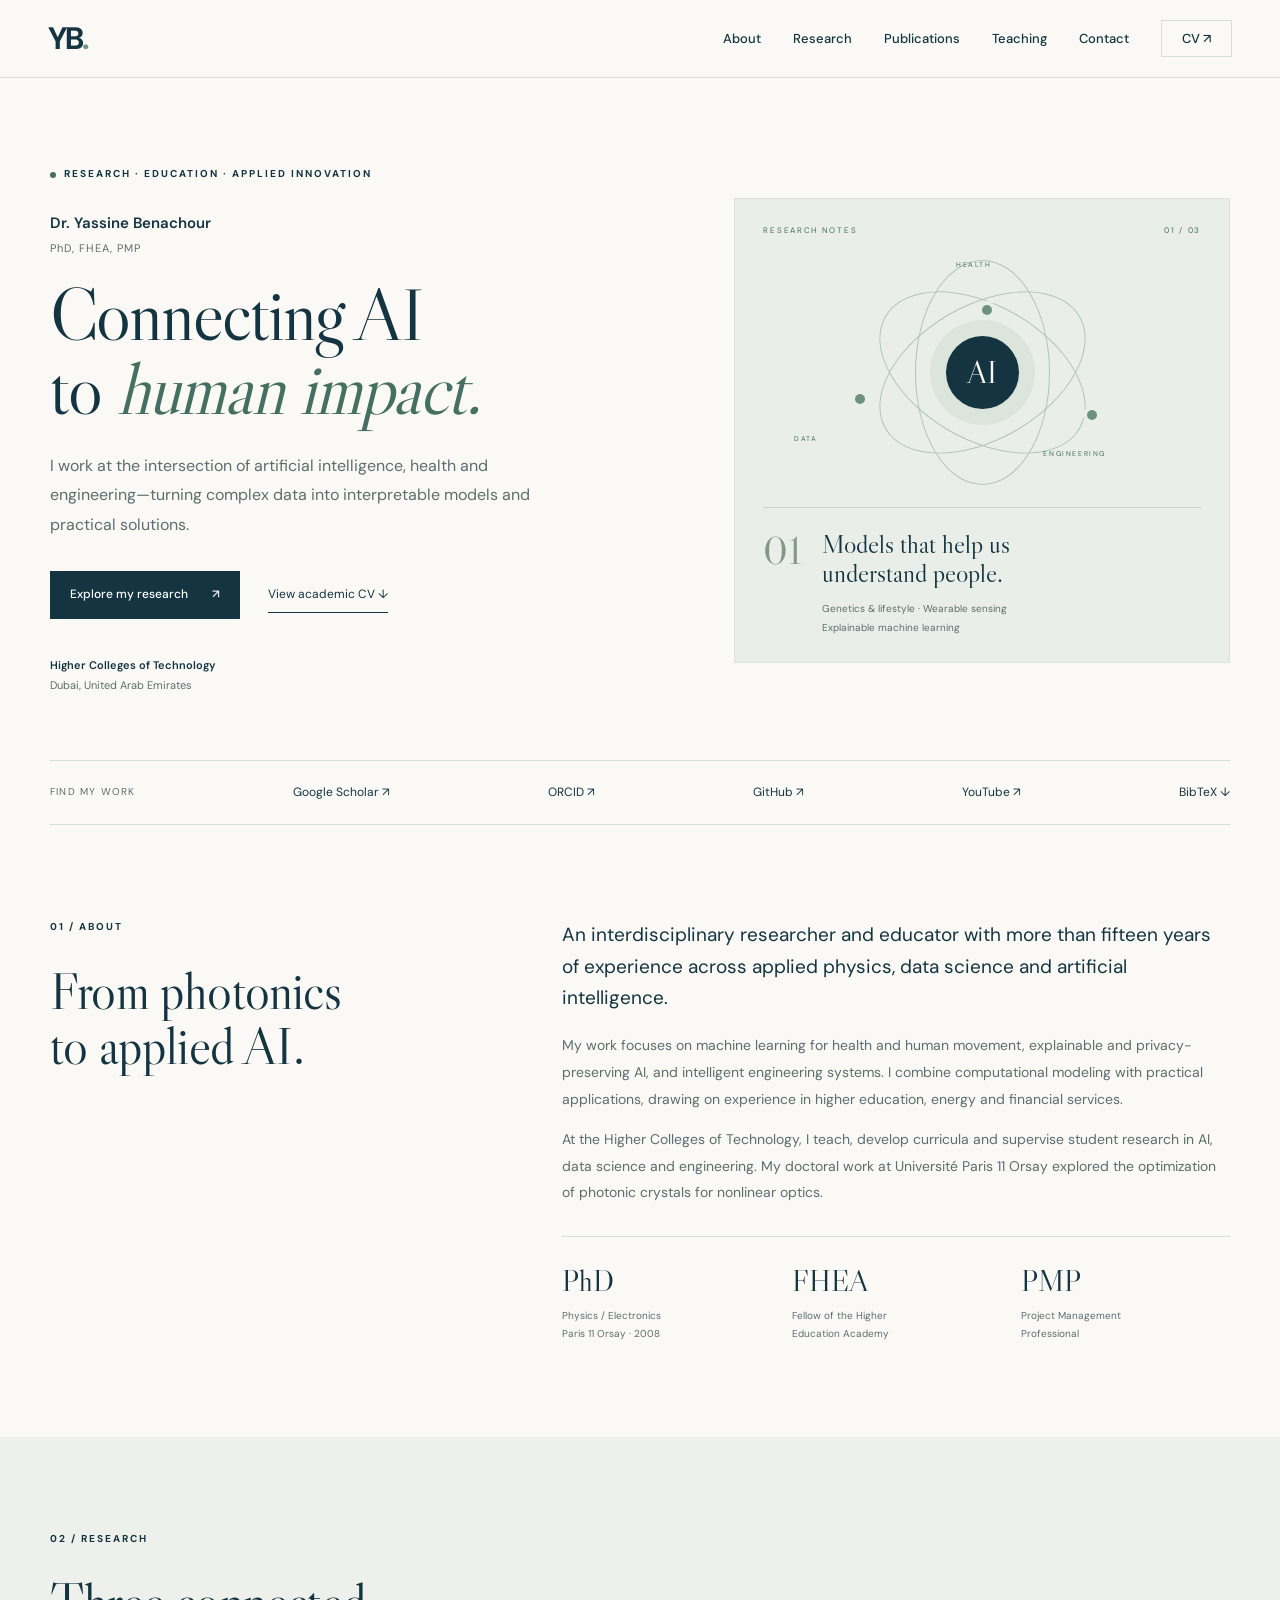
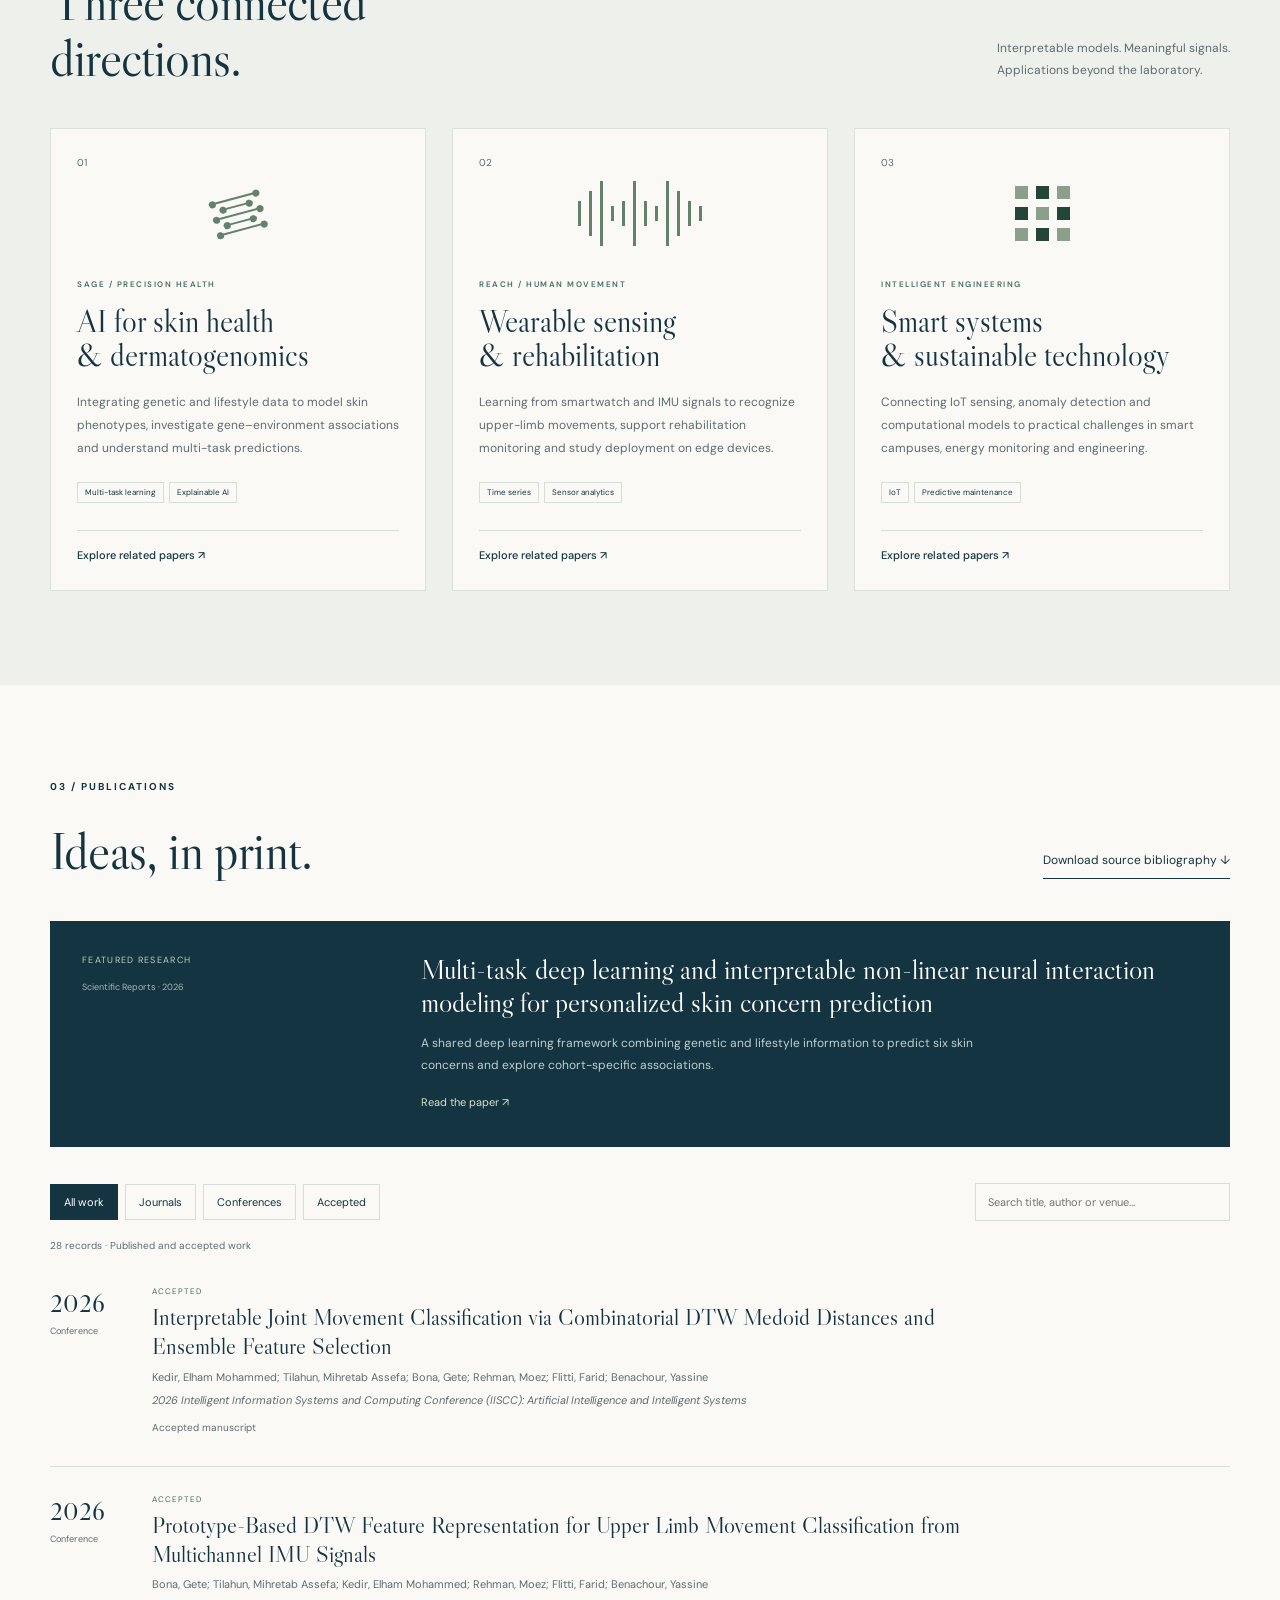
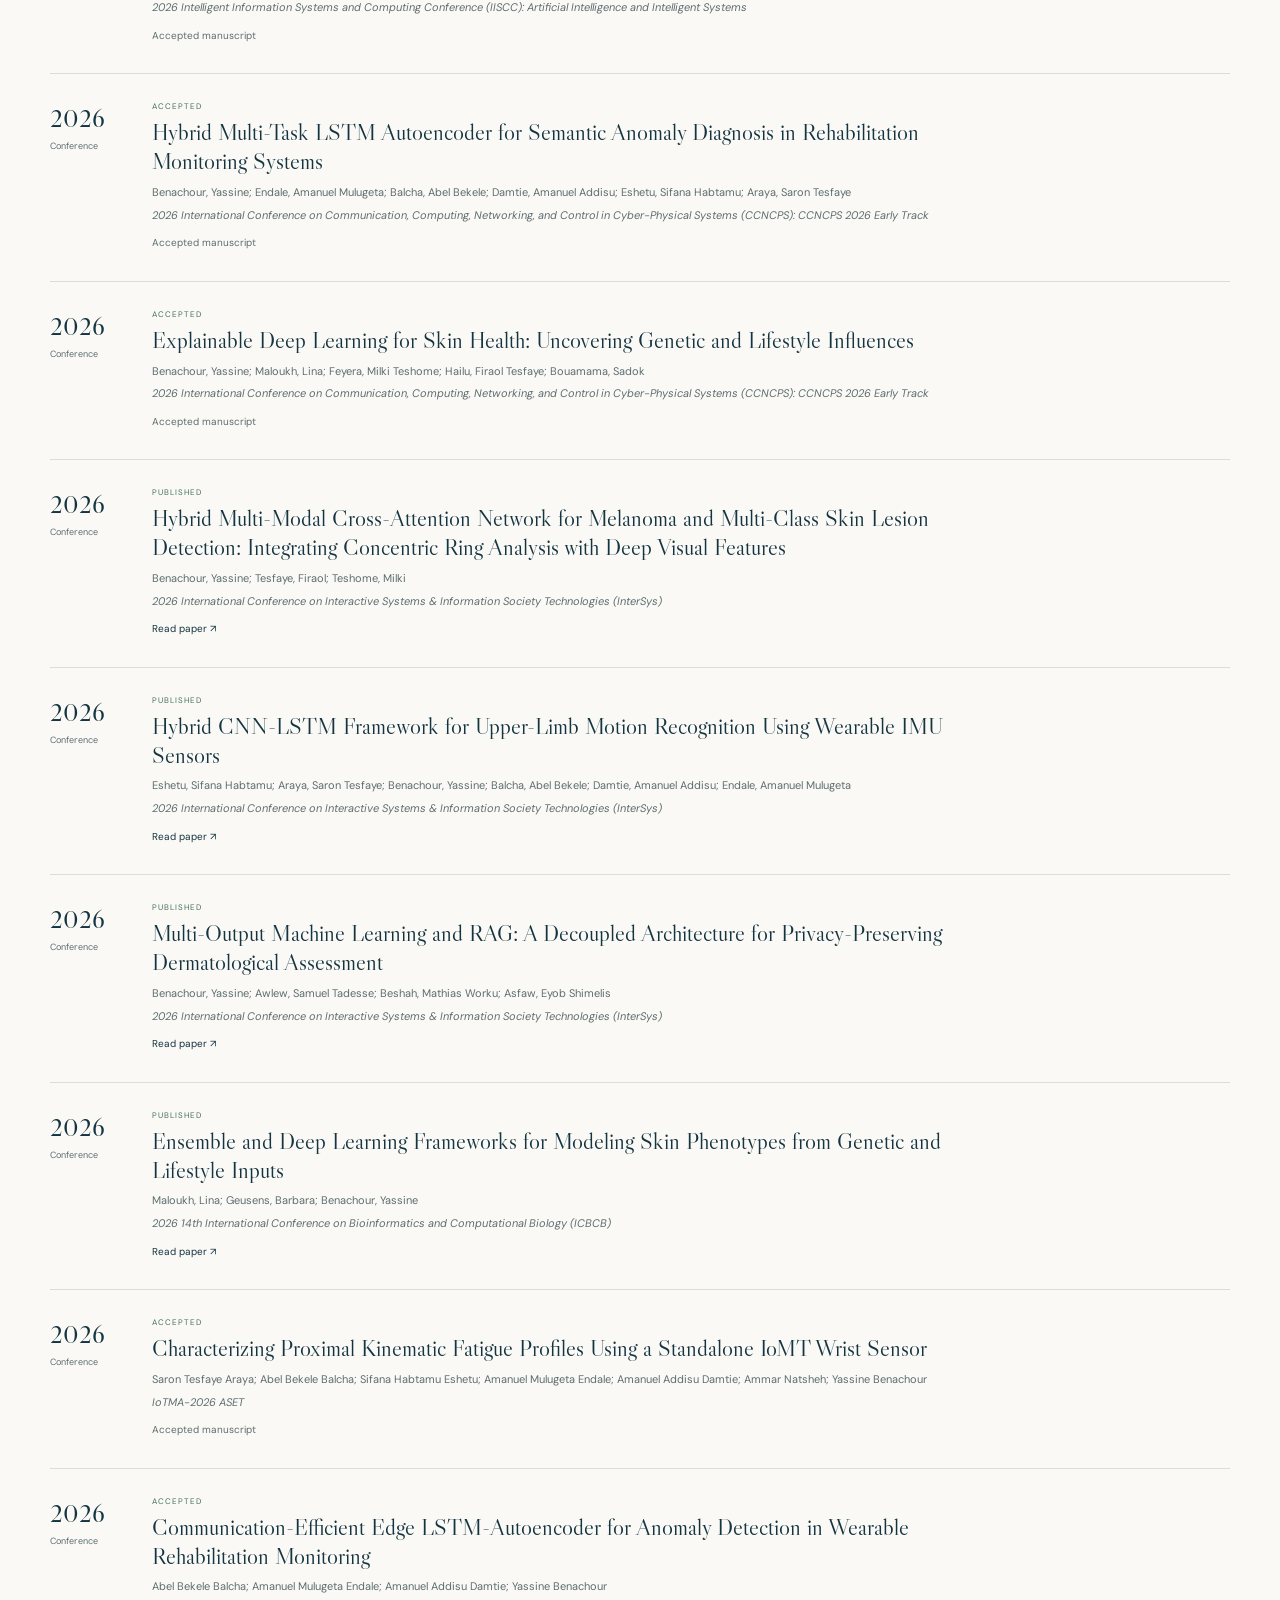
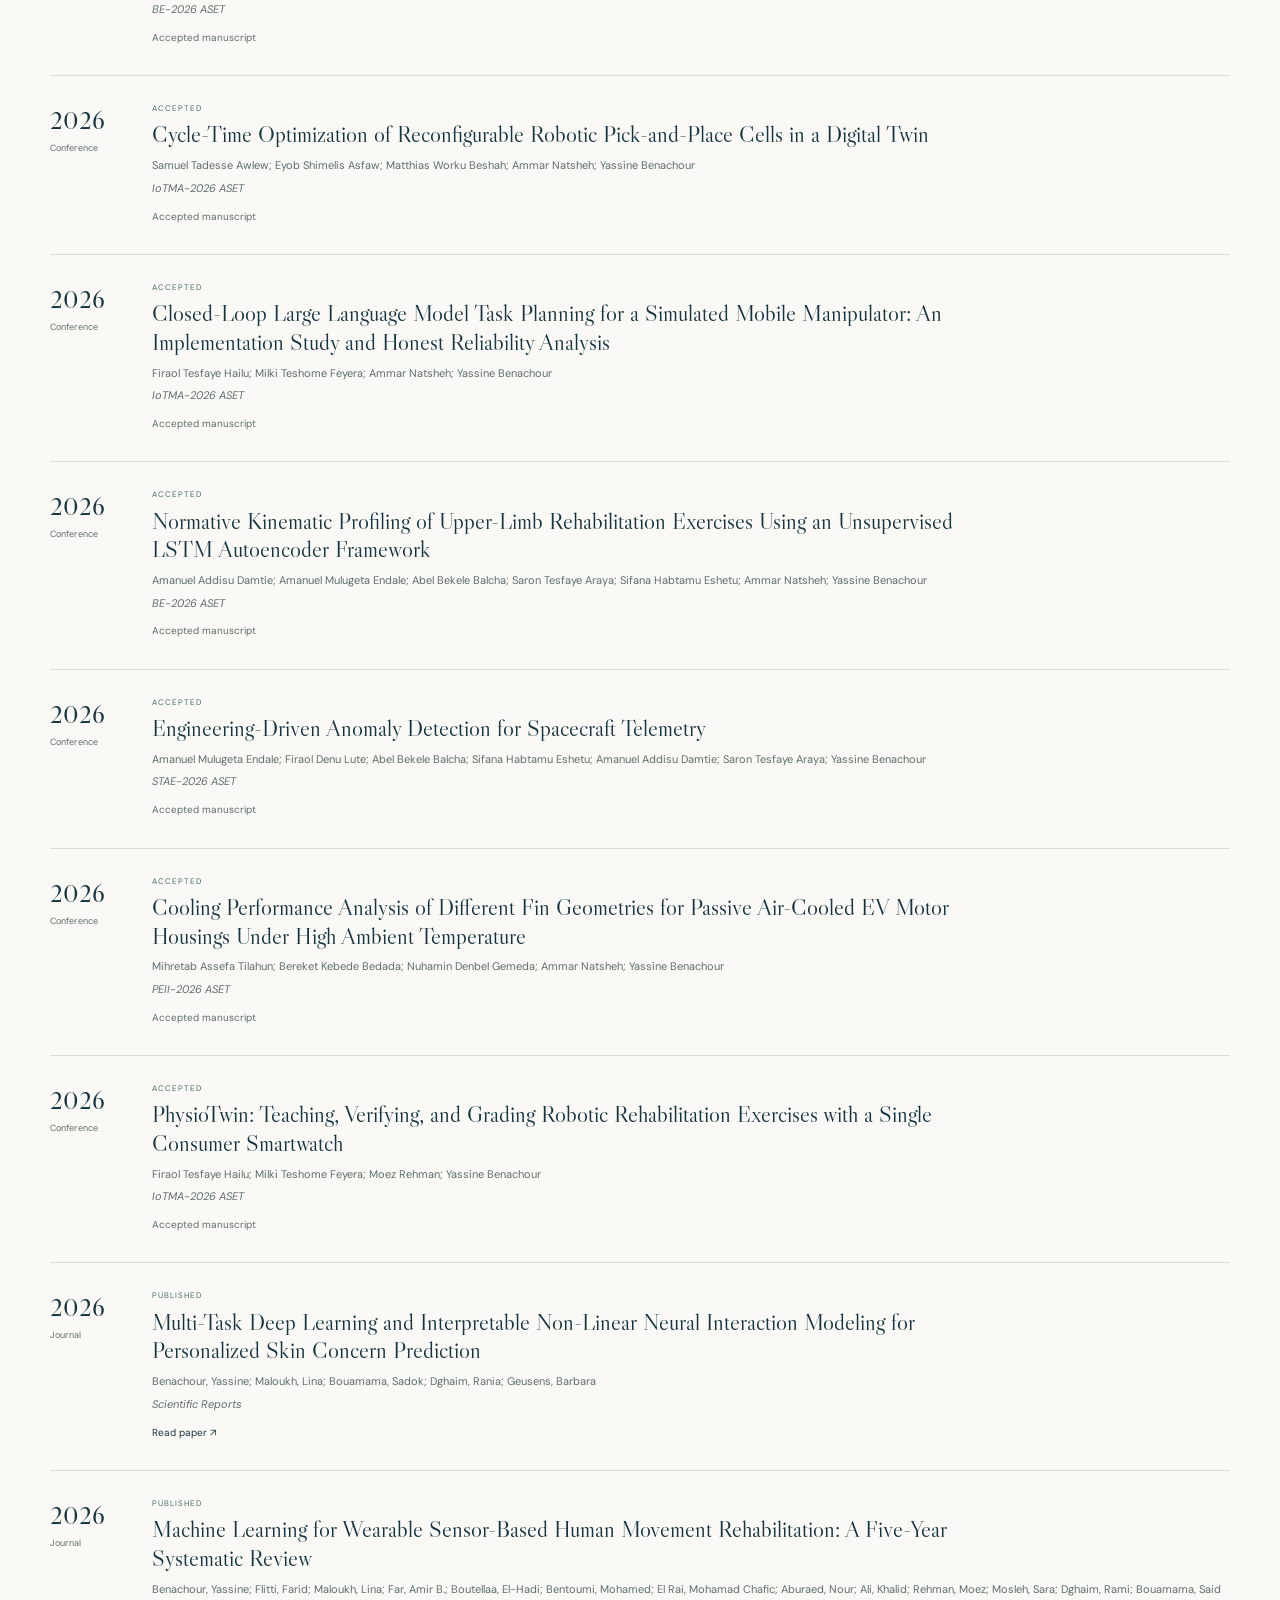
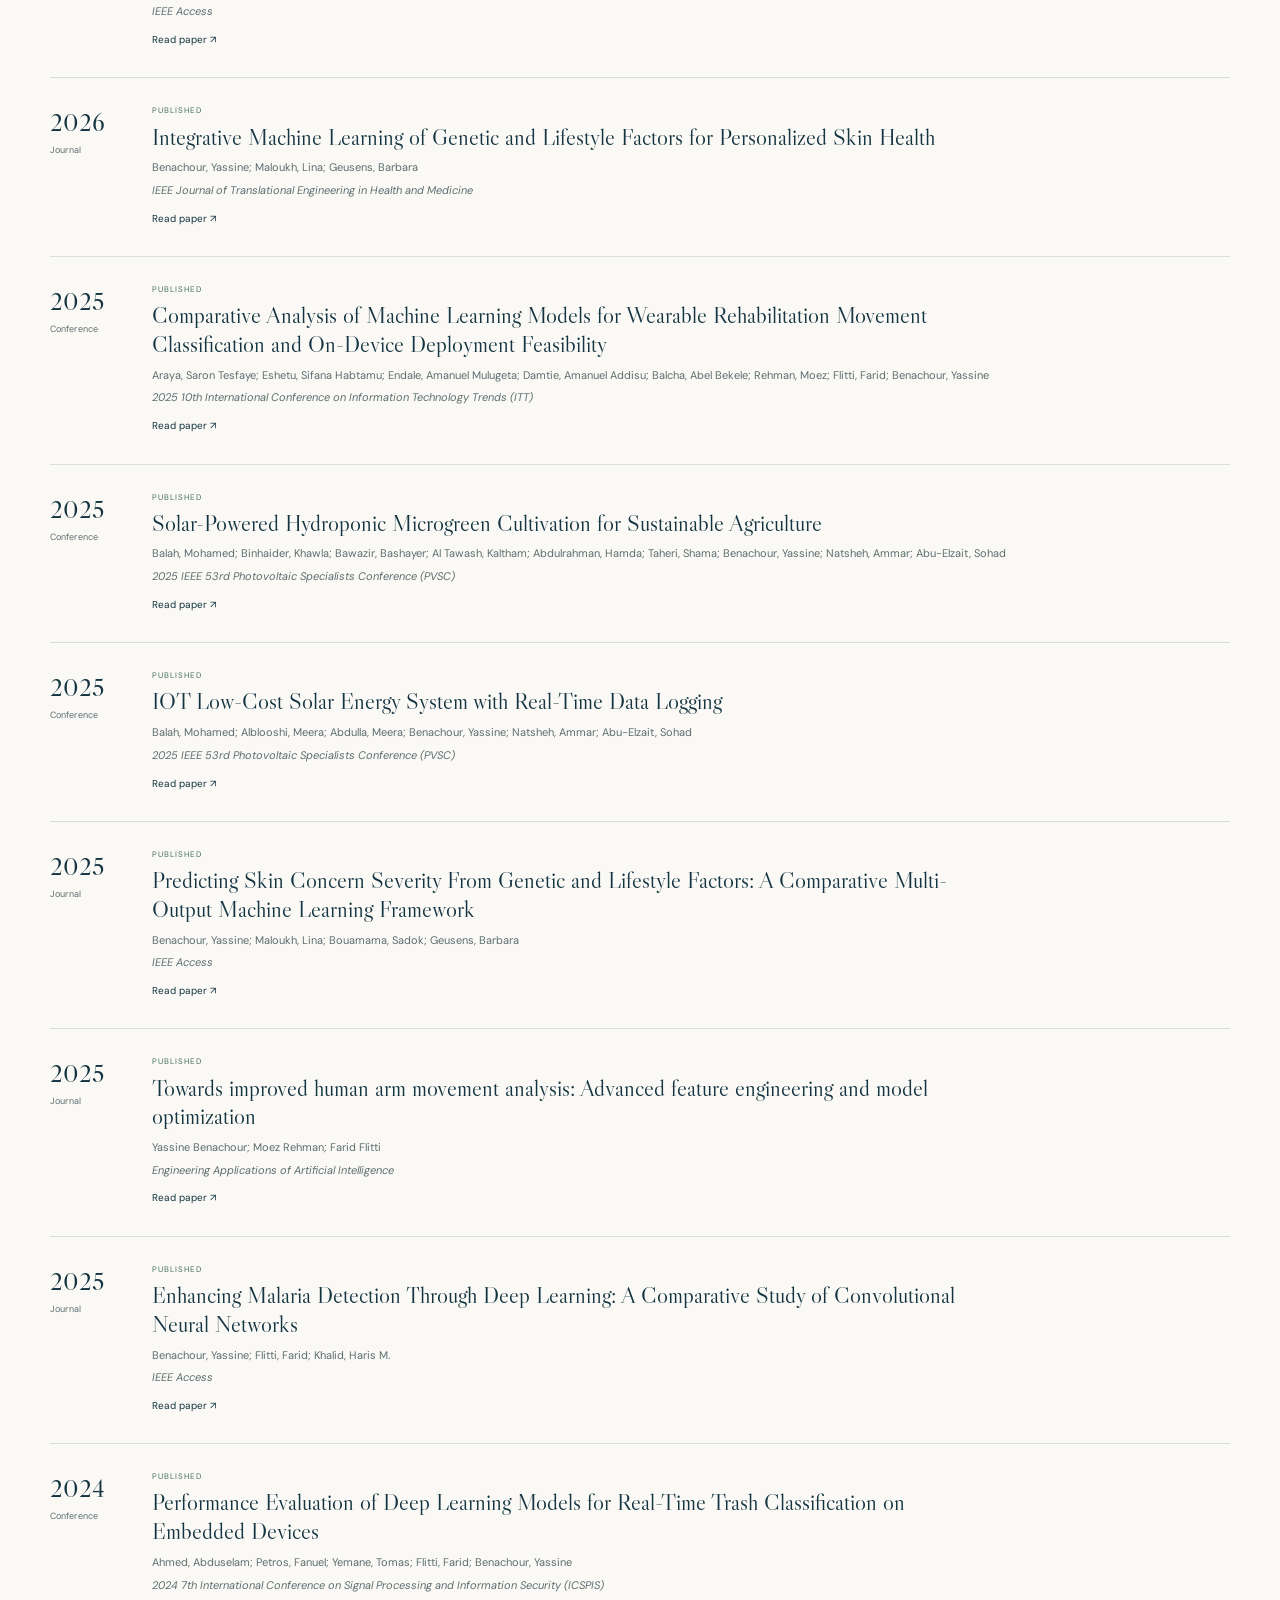
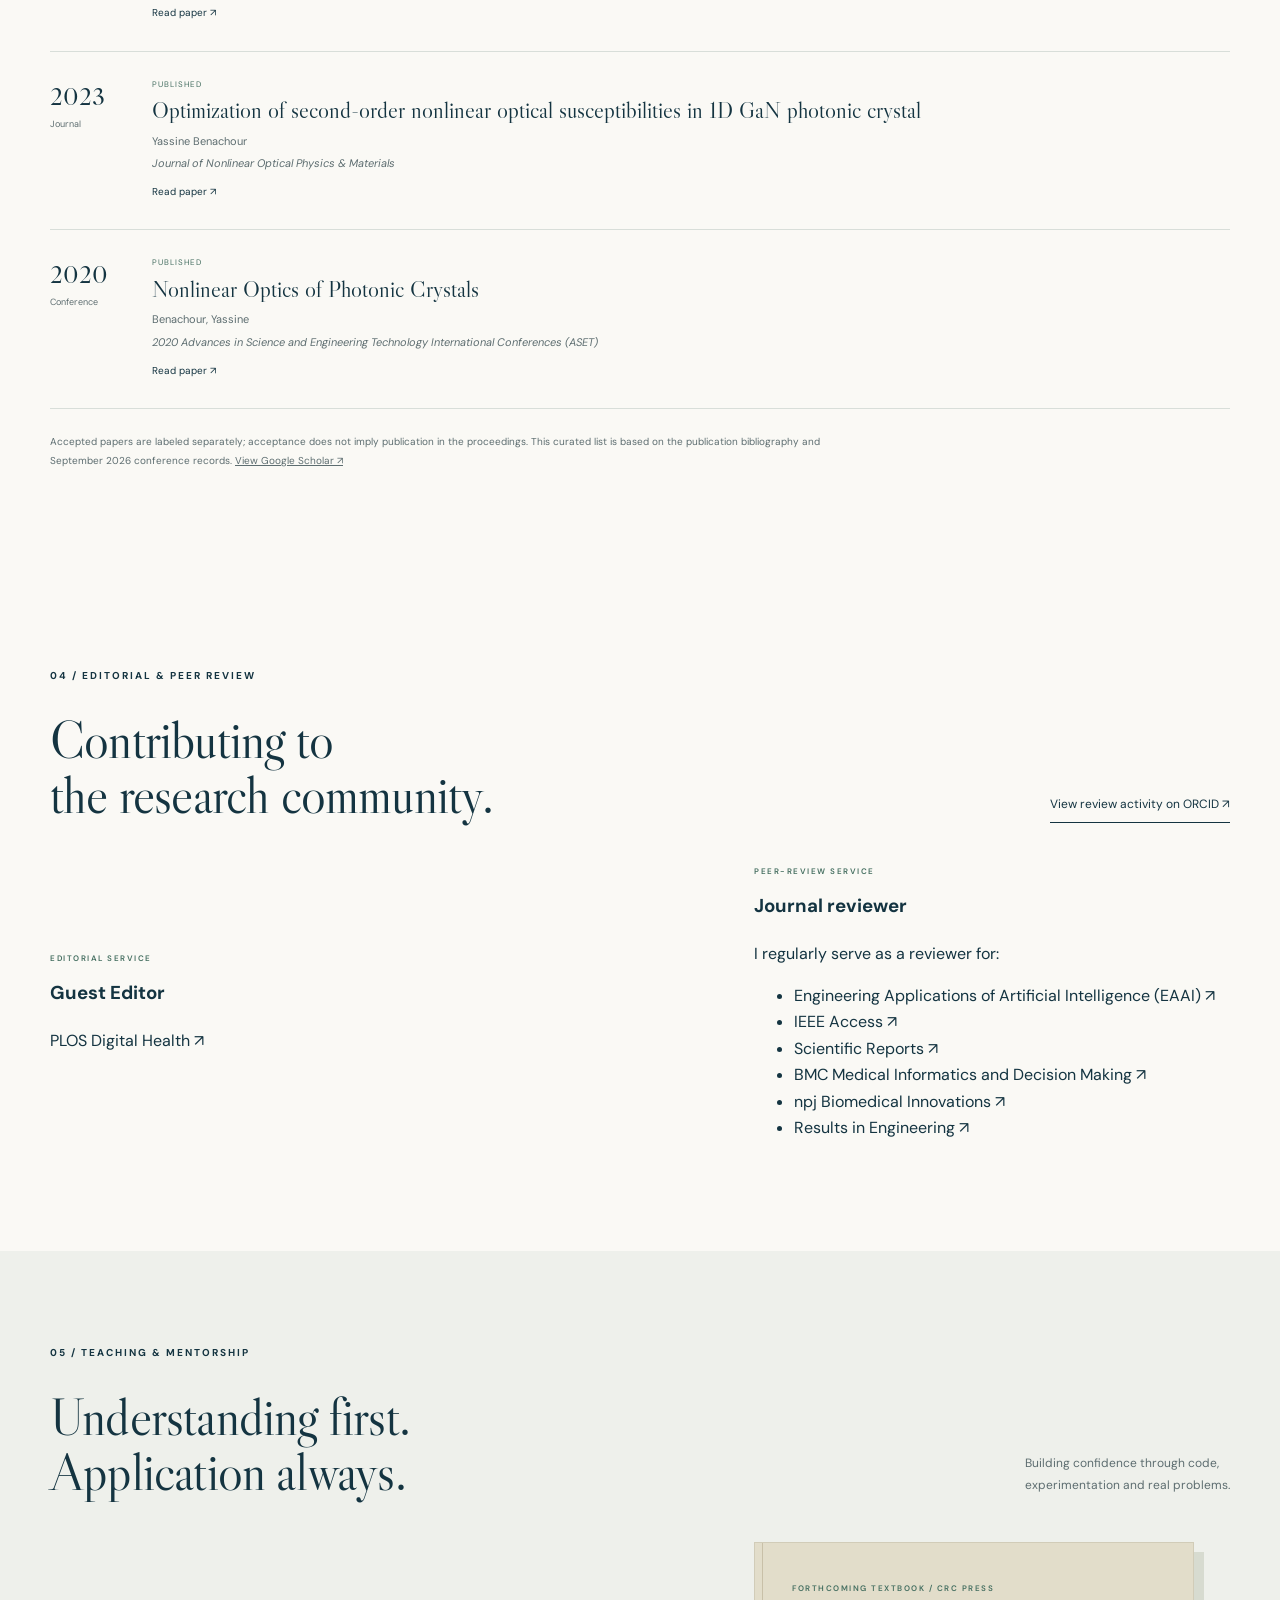
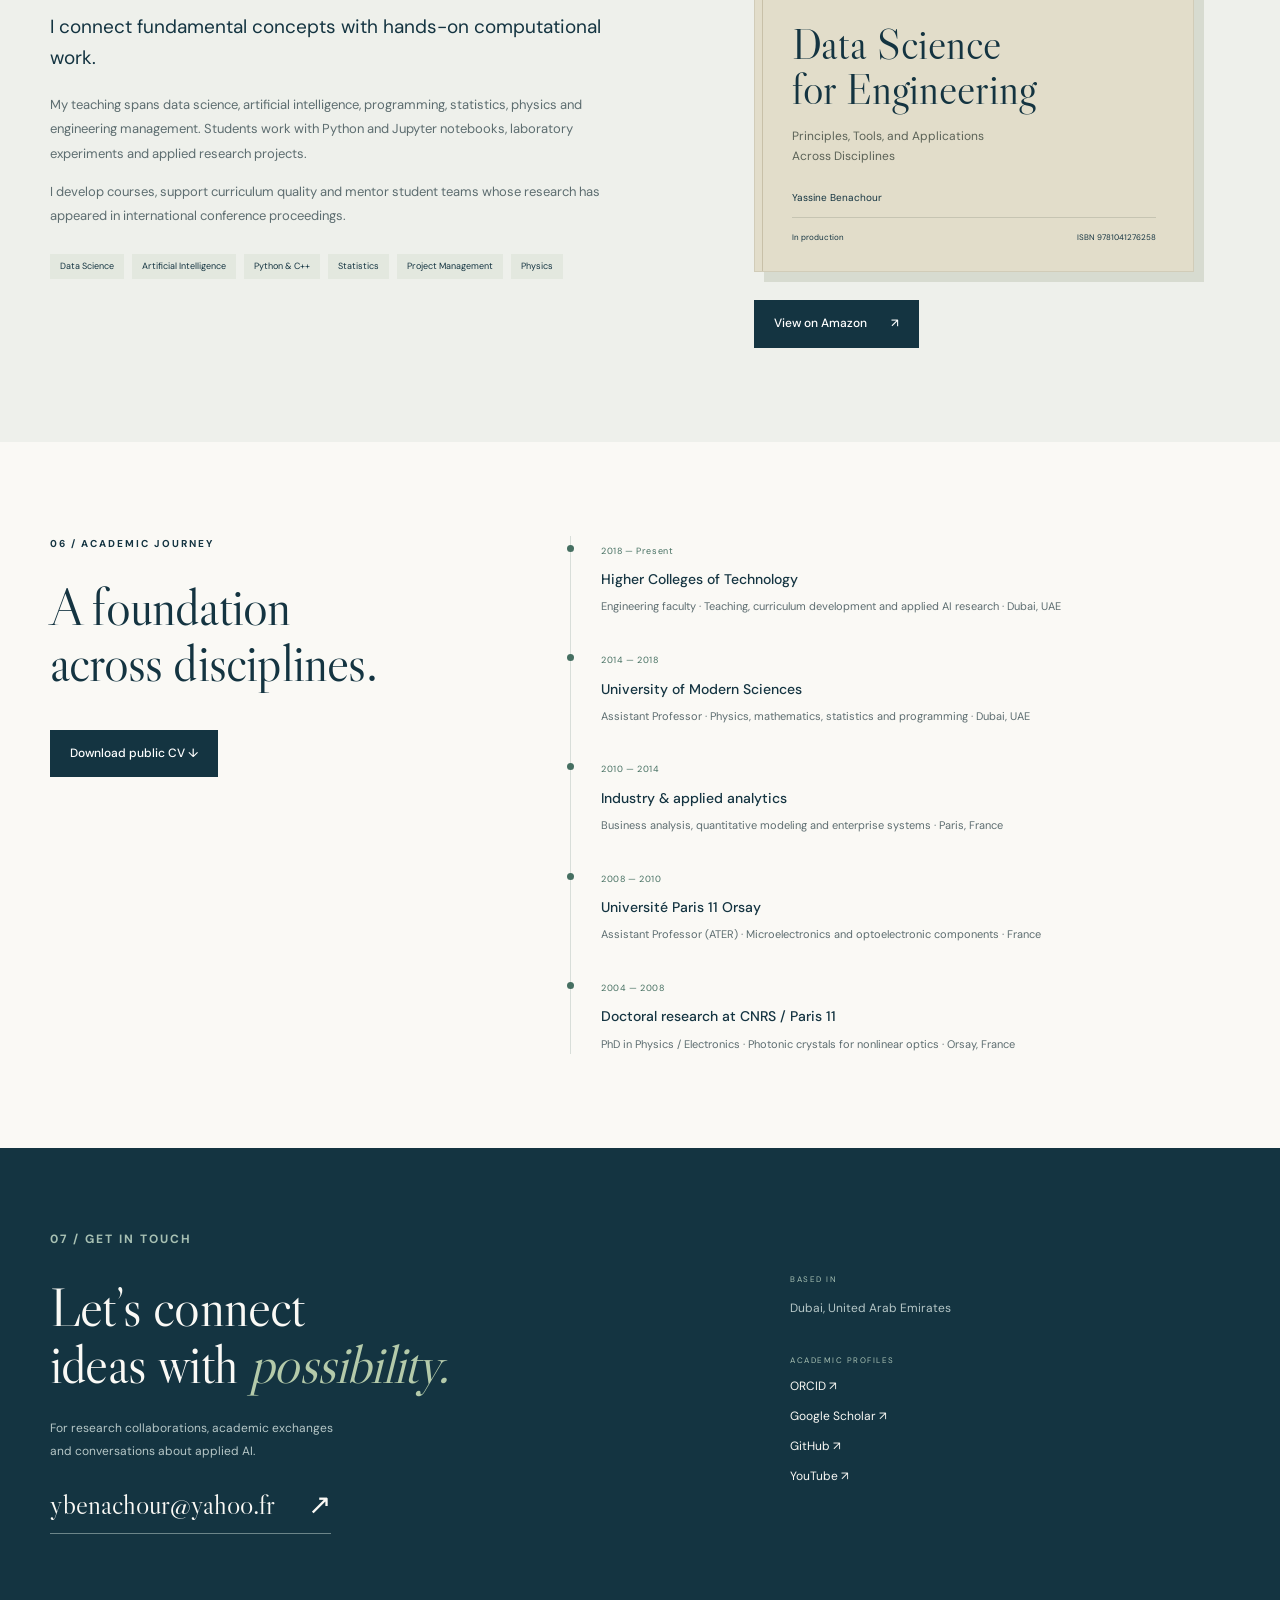
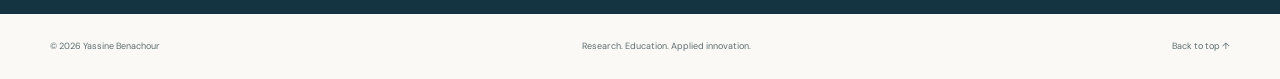
<file: index.html>
<!doctype html>
<html lang="en">
<head>
<meta charset="utf-8"><meta name="viewport" content="width=device-width, initial-scale=1">
<title>Dr. Yassine Benachour | Applied AI & Data Science</title>
<meta name="description" content="Yassine Benachour's research, publications and academic CV. Applied artificial intelligence, precision skin health, wearable rehabilitation and smart engineering systems.">
<meta name="theme-color" content="#133441">
<meta property="og:title" content="Dr. Yassine Benachour — Applied AI & Data Science"><meta property="og:description" content="Research at the intersection of artificial intelligence, health and engineering."><meta property="og:type" content="website">
<link rel="icon" href="favicon.svg" type="image/svg+xml"><link rel="stylesheet" href="styles.css">
<script src="script.js" defer></script>
</head>
<body>
<a class="skip" href="#main">Skip to content</a>
<header class="header"><a class="brand" href="#home" aria-label="Yassine Benachour home">YB<span class="brand-dot">.</span></a><button class="menu-toggle" aria-expanded="false" aria-controls="navigation">Menu <span aria-hidden="true">☰</span></button><nav id="navigation" aria-label="Main navigation"><a href="#about">About</a><a href="#research">Research</a><a href="#publications">Publications</a><a href="#teaching">Teaching</a><a href="#contact">Contact</a><a class="nav-cv" href="Yassine_Benachour_CV.pdf" target="_blank" rel="noopener">CV <span aria-hidden="true">↗</span></a></nav></header>
<main id="main">
<section class="hero wrap" id="home"><div class="hero-copy"><p class="eyebrow"><span></span> Research · Education · Applied innovation</p><p class="intro">Dr. Yassine Benachour <span>PhD, FHEA, PMP</span></p><h1>Connecting AI<br>to <em>human impact.</em></h1><p class="hero-description">I work at the intersection of artificial intelligence, health and engineering—turning complex data into interpretable models and practical solutions.</p><div class="hero-actions"><a class="button" href="#research">Explore my research <span aria-hidden="true">↗</span></a><a class="text-link" href="Yassine_Benachour_CV.pdf" target="_blank" rel="noopener">View academic CV <span aria-hidden="true">↓</span></a></div><p class="affiliation">Higher Colleges of Technology <span>Dubai, United Arab Emirates</span></p></div><aside class="research-note" aria-label="Research focus"><div class="note-top"><span>RESEARCH NOTES</span><span>01 / 03</span></div><div class="orbital" aria-hidden="true"><div class="orbit orbit-one"></div><div class="orbit orbit-two"></div><div class="orbit orbit-three"></div><div class="core">AI</div><span class="satellite sat-one"></span><span class="satellite sat-two"></span><span class="satellite sat-three"></span><span class="orbit-label label-health">HEALTH</span><span class="orbit-label label-data">DATA</span><span class="orbit-label label-engineering">ENGINEERING</span></div><div class="note-bottom"><span class="note-number">01</span><div><h2>Models that help us<br>understand people.</h2><p>Genetics & lifestyle · Wearable sensing<br>Explainable machine learning</p></div></div></aside></section>
<div class="profile-links wrap" aria-label="Academic profiles"><span>Find my work</span><a href="https://scholar.google.com/citations?user=nbWX6e0AAAAJ" target="_blank" rel="noopener noreferrer">Google Scholar ↗</a><a href="https://orcid.org/0000-0003-3141-0830" target="_blank" rel="noopener noreferrer">ORCID ↗</a><a href="https://github.com/ybenachour" target="_blank" rel="noopener noreferrer">GitHub ↗</a><a href="https://www.youtube.com/@datascienceengineered" target="_blank" rel="noopener noreferrer">YouTube ↗</a><a href="publications.bib" download>BibTeX ↓</a></div>
<section class="section wrap about" id="about"><div><p class="eyebrow">01 / About</p><h2>From photonics<br>to applied AI.</h2></div><div class="about-body"><p class="lead">An interdisciplinary researcher and educator with more than fifteen years of experience across applied physics, data science and artificial intelligence.</p><p>My work focuses on machine learning for health and human movement, explainable and privacy-preserving AI, and intelligent engineering systems. I combine computational modeling with practical applications, drawing on experience in higher education, energy and financial services.</p><p>At the Higher Colleges of Technology, I teach, develop curricula and supervise student research in AI, data science and engineering. My doctoral work at Université Paris 11 Orsay explored the optimization of photonic crystals for nonlinear optics.</p><div class="credentials"><div><strong>PhD</strong><span>Physics / Electronics<br>Paris 11 Orsay · 2008</span></div><div><strong>FHEA</strong><span>Fellow of the Higher<br>Education Academy</span></div><div><strong>PMP</strong><span>Project Management<br>Professional</span></div></div></div></section>
<section class="research-section" id="research"><div class="wrap section"><div class="section-heading"><div><p class="eyebrow">02 / Research</p><h2>Three connected<br>directions.</h2></div><p>Interpretable models. Meaningful signals.<br>Applications beyond the laboratory.</p></div><div class="research-grid"><article class="research-card"><span class="card-number">01</span><div class="mini-visual gene" aria-hidden="true"><i></i><i></i><i></i><i></i><i></i></div><p class="small-label">SAGE / Precision health</p><h3>AI for skin health<br>& dermatogenomics</h3><p>Integrating genetic and lifestyle data to model skin phenotypes, investigate gene–environment associations and understand multi-task predictions.</p><div class="tags"><span>Multi-task learning</span><span>Explainable AI</span></div><a href="#publications" class="research-filter" data-query="skin">Explore related papers ↗</a></article><article class="research-card"><span class="card-number">02</span><div class="mini-visual waveform" aria-hidden="true"><i></i><i></i><i></i><i></i><i></i><i></i><i></i><i></i><i></i><i></i><i></i><i></i></div><p class="small-label">REACH / Human movement</p><h3>Wearable sensing<br>& rehabilitation</h3><p>Learning from smartwatch and IMU signals to recognize upper-limb movements, support rehabilitation monitoring and study deployment on edge devices.</p><div class="tags"><span>Time series</span><span>Sensor analytics</span></div><a href="#publications" class="research-filter" data-query="rehabilitation">Explore related papers ↗</a></article><article class="research-card"><span class="card-number">03</span><div class="mini-visual matrix" aria-hidden="true"><i></i><i></i><i></i><i></i><i></i><i></i><i></i><i></i><i></i></div><p class="small-label">Intelligent engineering</p><h3>Smart systems<br>& sustainable technology</h3><p>Connecting IoT sensing, anomaly detection and computational models to practical challenges in smart campuses, energy monitoring and engineering.</p><div class="tags"><span>IoT</span><span>Predictive maintenance</span></div><a href="#publications" class="research-filter" data-query="solar">Explore related papers ↗</a></article></div></div></section>
<section class="section wrap" id="publications"><div class="section-heading"><div><p class="eyebrow">03 / Publications</p><h2>Ideas, in print.</h2></div><a class="text-link" href="publications.bib" download>Download source bibliography ↓</a></div><div class="featured-paper"><div class="featured-label">Featured research<span>Scientific Reports · 2026</span></div><div><h3>Multi-task deep learning and interpretable non-linear neural interaction modeling for personalized skin concern prediction</h3><p>A shared deep learning framework combining genetic and lifestyle information to predict six skin concerns and explore cohort-specific associations.</p><a href="https://doi.org/10.1038/s41598-026-64005-w" target="_blank" rel="noopener noreferrer">Read the paper ↗</a></div></div><div class="publication-tools"><div class="filters" role="group" aria-label="Filter publications"><button class="active" data-filter="All" aria-pressed="true">All work</button><button data-filter="Journal" aria-pressed="false">Journals</button><button data-filter="Conference" aria-pressed="false">Conferences</button><button data-filter="Accepted" aria-pressed="false">Accepted</button></div><label class="search"><span class="sr-only">Search publications</span><input type="search" id="publication-search" placeholder="Search title, author or venue…"></label></div><p id="result-count" class="result-count" aria-live="polite">28 records · Published and accepted work</p><div id="publication-list"><article class="publication" data-type="Conference" data-status="Accepted"><div class="pub-year">2026<span>Conference</span></div><div><div class="pub-status">Accepted</div><h3>Interpretable Joint Movement Classification via Combinatorial DTW Medoid Distances and Ensemble Feature Selection</h3><p class="authors">Kedir, Elham Mohammed; Tilahun, Mihretab Assefa; Bona, Gete; Rehman, Moez; Flitti, Farid; Benachour, Yassine</p><p class="venue">2026 Intelligent Information Systems and Computing Conference (IISCC): Artificial Intelligence and Intelligent Systems</p><span class="awaiting">Accepted manuscript</span></div></article>
<article class="publication" data-type="Conference" data-status="Accepted"><div class="pub-year">2026<span>Conference</span></div><div><div class="pub-status">Accepted</div><h3>Prototype-Based DTW Feature Representation for Upper Limb Movement Classification from Multichannel IMU Signals</h3><p class="authors">Bona, Gete; Tilahun, Mihretab Assefa; Kedir, Elham Mohammed; Rehman, Moez; Flitti, Farid; Benachour, Yassine</p><p class="venue">2026 Intelligent Information Systems and Computing Conference (IISCC): Artificial Intelligence and Intelligent Systems</p><span class="awaiting">Accepted manuscript</span></div></article>
<article class="publication" data-type="Conference" data-status="Accepted"><div class="pub-year">2026<span>Conference</span></div><div><div class="pub-status">Accepted</div><h3>Hybrid Multi-Task LSTM Autoencoder for Semantic Anomaly Diagnosis in Rehabilitation Monitoring Systems</h3><p class="authors">Benachour, Yassine; Endale, Amanuel Mulugeta; Balcha, Abel Bekele; Damtie, Amanuel Addisu; Eshetu, Sifana Habtamu; Araya, Saron Tesfaye</p><p class="venue">2026 International Conference on Communication, Computing, Networking, and Control in Cyber-Physical Systems (CCNCPS): CCNCPS 2026 Early Track</p><span class="awaiting">Accepted manuscript</span></div></article>
<article class="publication" data-type="Conference" data-status="Accepted"><div class="pub-year">2026<span>Conference</span></div><div><div class="pub-status">Accepted</div><h3>Explainable Deep Learning for Skin Health: Uncovering Genetic and Lifestyle Influences</h3><p class="authors">Benachour, Yassine; Maloukh, Lina; Feyera, Milki Teshome; Hailu, Firaol Tesfaye; Bouamama, Sadok</p><p class="venue">2026 International Conference on Communication, Computing, Networking, and Control in Cyber-Physical Systems (CCNCPS): CCNCPS 2026 Early Track</p><span class="awaiting">Accepted manuscript</span></div></article>
<article class="publication" data-type="Conference" data-status="Published"><div class="pub-year">2026<span>Conference</span></div><div><div class="pub-status">Published</div><h3>Hybrid Multi-Modal Cross-Attention Network for Melanoma and Multi-Class Skin Lesion Detection: Integrating Concentric Ring Analysis with Deep Visual Features</h3><p class="authors">Benachour, Yassine; Tesfaye, Firaol; Teshome, Milki</p><p class="venue">2026 International Conference on Interactive Systems &amp; Information Society Technologies (InterSys)</p><a href="https://doi.org/10.1109/InterSys69825.2026.11565202" target="_blank" rel="noopener noreferrer">Read paper <span aria-hidden="true">↗</span></a></div></article>
<article class="publication" data-type="Conference" data-status="Published"><div class="pub-year">2026<span>Conference</span></div><div><div class="pub-status">Published</div><h3>Hybrid CNN-LSTM Framework for Upper-Limb Motion Recognition Using Wearable IMU Sensors</h3><p class="authors">Eshetu, Sifana Habtamu; Araya, Saron Tesfaye; Benachour, Yassine; Balcha, Abel Bekele; Damtie, Amanuel Addisu; Endale, Amanuel Mulugeta</p><p class="venue">2026 International Conference on Interactive Systems &amp; Information Society Technologies (InterSys)</p><a href="https://doi.org/10.1109/InterSys69825.2026.11565250" target="_blank" rel="noopener noreferrer">Read paper <span aria-hidden="true">↗</span></a></div></article>
<article class="publication" data-type="Conference" data-status="Published"><div class="pub-year">2026<span>Conference</span></div><div><div class="pub-status">Published</div><h3>Multi-Output Machine Learning and RAG: A Decoupled Architecture for Privacy-Preserving Dermatological Assessment</h3><p class="authors">Benachour, Yassine; Awlew, Samuel Tadesse; Beshah, Mathias Worku; Asfaw, Eyob Shimelis</p><p class="venue">2026 International Conference on Interactive Systems &amp; Information Society Technologies (InterSys)</p><a href="https://doi.org/10.1109/InterSys69825.2026.11565291" target="_blank" rel="noopener noreferrer">Read paper <span aria-hidden="true">↗</span></a></div></article>
<article class="publication" data-type="Conference" data-status="Published"><div class="pub-year">2026<span>Conference</span></div><div><div class="pub-status">Published</div><h3>Ensemble and Deep Learning Frameworks for Modeling Skin Phenotypes from Genetic and Lifestyle Inputs</h3><p class="authors">Maloukh, Lina; Geusens, Barbara; Benachour, Yassine</p><p class="venue">2026 14th International Conference on Bioinformatics and Computational Biology (ICBCB)</p><a href="https://doi.org/10.1109/ICBCB69424.2026.11621083" target="_blank" rel="noopener noreferrer">Read paper <span aria-hidden="true">↗</span></a></div></article>
<article class="publication" data-type="Conference" data-status="Accepted"><div class="pub-year">2026<span>Conference</span></div><div><div class="pub-status">Accepted</div><h3>Characterizing Proximal Kinematic Fatigue Profiles Using a Standalone IoMT Wrist Sensor</h3><p class="authors">Saron Tesfaye Araya; Abel Bekele Balcha; Sifana Habtamu Eshetu; Amanuel Mulugeta Endale; Amanuel Addisu Damtie; Ammar Natsheh; Yassine Benachour</p><p class="venue">IoTMA-2026 ASET</p><span class="awaiting">Accepted manuscript</span></div></article>
<article class="publication" data-type="Conference" data-status="Accepted"><div class="pub-year">2026<span>Conference</span></div><div><div class="pub-status">Accepted</div><h3>Communication-Efficient Edge LSTM-Autoencoder for Anomaly Detection in Wearable Rehabilitation Monitoring</h3><p class="authors">Abel Bekele Balcha; Amanuel Mulugeta Endale; Amanuel Addisu Damtie; Yassine Benachour</p><p class="venue">BE-2026 ASET</p><span class="awaiting">Accepted manuscript</span></div></article>
<article class="publication" data-type="Conference" data-status="Accepted"><div class="pub-year">2026<span>Conference</span></div><div><div class="pub-status">Accepted</div><h3>Cycle-Time Optimization of Reconfigurable Robotic Pick-and-Place Cells in a Digital Twin</h3><p class="authors">Samuel Tadesse Awlew; Eyob Shimelis Asfaw; Matthias Worku Beshah; Ammar Natsheh; Yassine Benachour</p><p class="venue">IoTMA-2026 ASET</p><span class="awaiting">Accepted manuscript</span></div></article>
<article class="publication" data-type="Conference" data-status="Accepted"><div class="pub-year">2026<span>Conference</span></div><div><div class="pub-status">Accepted</div><h3>Closed-Loop Large Language Model Task Planning for a Simulated Mobile Manipulator: An Implementation Study and Honest Reliability Analysis</h3><p class="authors">Firaol Tesfaye Hailu; Milki Teshome Feyera; Ammar Natsheh; Yassine Benachour</p><p class="venue">IoTMA-2026 ASET</p><span class="awaiting">Accepted manuscript</span></div></article>
<article class="publication" data-type="Conference" data-status="Accepted"><div class="pub-year">2026<span>Conference</span></div><div><div class="pub-status">Accepted</div><h3>Normative Kinematic Profiling of Upper-Limb Rehabilitation Exercises Using an Unsupervised LSTM Autoencoder Framework</h3><p class="authors">Amanuel Addisu Damtie; Amanuel Mulugeta Endale; Abel Bekele Balcha; Saron Tesfaye Araya; Sifana Habtamu Eshetu; Ammar Natsheh; Yassine Benachour</p><p class="venue">BE-2026 ASET</p><span class="awaiting">Accepted manuscript</span></div></article>
<article class="publication" data-type="Conference" data-status="Accepted"><div class="pub-year">2026<span>Conference</span></div><div><div class="pub-status">Accepted</div><h3>Engineering-Driven Anomaly Detection for Spacecraft Telemetry</h3><p class="authors">Amanuel Mulugeta Endale; Firaol Denu Lute; Abel Bekele Balcha; Sifana Habtamu Eshetu; Amanuel Addisu Damtie; Saron Tesfaye Araya; Yassine Benachour</p><p class="venue">STAE-2026 ASET</p><span class="awaiting">Accepted manuscript</span></div></article>
<article class="publication" data-type="Conference" data-status="Accepted"><div class="pub-year">2026<span>Conference</span></div><div><div class="pub-status">Accepted</div><h3>Cooling Performance Analysis of Different Fin Geometries for Passive Air-Cooled EV Motor Housings Under High Ambient Temperature</h3><p class="authors">Mihretab Assefa Tilahun; Bereket Kebede Bedada; Nuhamin Denbel Gemeda; Ammar Natsheh; Yassine Benachour</p><p class="venue">PEII-2026 ASET</p><span class="awaiting">Accepted manuscript</span></div></article>
<article class="publication" data-type="Conference" data-status="Accepted"><div class="pub-year">2026<span>Conference</span></div><div><div class="pub-status">Accepted</div><h3>PhysioTwin: Teaching, Verifying, and Grading Robotic Rehabilitation Exercises with a Single Consumer Smartwatch</h3><p class="authors">Firaol Tesfaye Hailu; Milki Teshome Feyera; Moez Rehman; Yassine Benachour</p><p class="venue">IoTMA-2026 ASET</p><span class="awaiting">Accepted manuscript</span></div></article>
<article class="publication" data-type="Journal" data-status="Published"><div class="pub-year">2026<span>Journal</span></div><div><div class="pub-status">Published</div><h3>Multi-Task Deep Learning and Interpretable Non-Linear Neural Interaction Modeling for Personalized Skin Concern Prediction</h3><p class="authors">Benachour, Yassine; Maloukh, Lina; Bouamama, Sadok; Dghaim, Rania; Geusens, Barbara</p><p class="venue">Scientific Reports</p><a href="https://doi.org/10.1038/s41598-026-64005-w" target="_blank" rel="noopener noreferrer">Read paper <span aria-hidden="true">↗</span></a></div></article>
<article class="publication" data-type="Journal" data-status="Published"><div class="pub-year">2026<span>Journal</span></div><div><div class="pub-status">Published</div><h3>Machine Learning for Wearable Sensor-Based Human Movement Rehabilitation: A Five-Year Systematic Review</h3><p class="authors">Benachour, Yassine; Flitti, Farid; Maloukh, Lina; Far, Amir B.; Boutellaa, El-Hadi; Bentoumi, Mohamed; El Rai, Mohamad Chafic; Aburaed, Nour; Ali, Khalid; Rehman, Moez; Mosleh, Sara; Dghaim, Rami; Bouamama, Said</p><p class="venue">IEEE Access</p><a href="https://doi.org/10.1109/ACCESS.2026.3707566" target="_blank" rel="noopener noreferrer">Read paper <span aria-hidden="true">↗</span></a></div></article>
<article class="publication" data-type="Journal" data-status="Published"><div class="pub-year">2026<span>Journal</span></div><div><div class="pub-status">Published</div><h3>Integrative Machine Learning of Genetic and Lifestyle Factors for Personalized Skin Health</h3><p class="authors">Benachour, Yassine; Maloukh, Lina; Geusens, Barbara</p><p class="venue">IEEE Journal of Translational Engineering in Health and Medicine</p><a href="https://doi.org/10.1109/JTEHM.2026.3675676" target="_blank" rel="noopener noreferrer">Read paper <span aria-hidden="true">↗</span></a></div></article>
<article class="publication" data-type="Conference" data-status="Published"><div class="pub-year">2025<span>Conference</span></div><div><div class="pub-status">Published</div><h3>Comparative Analysis of Machine Learning Models for Wearable Rehabilitation Movement Classification and On-Device Deployment Feasibility</h3><p class="authors">Araya, Saron Tesfaye; Eshetu, Sifana Habtamu; Endale, Amanuel Mulugeta; Damtie, Amanuel Addisu; Balcha, Abel Bekele; Rehman, Moez; Flitti, Farid; Benachour, Yassine</p><p class="venue">2025 10th International Conference on Information Technology Trends (ITT)</p><a href="https://doi.org/10.1109/ITT69610.2025.11352905" target="_blank" rel="noopener noreferrer">Read paper <span aria-hidden="true">↗</span></a></div></article>
<article class="publication" data-type="Conference" data-status="Published"><div class="pub-year">2025<span>Conference</span></div><div><div class="pub-status">Published</div><h3>Solar-Powered Hydroponic Microgreen Cultivation for Sustainable Agriculture</h3><p class="authors">Balah, Mohamed; Binhaider, Khawla; Bawazir, Bashayer; Al Tawash, Kaltham; Abdulrahman, Hamda; Taheri, Shama; Benachour, Yassine; Natsheh, Ammar; Abu-Elzait, Sohad</p><p class="venue">2025 IEEE 53rd Photovoltaic Specialists Conference (PVSC)</p><a href="https://doi.org/10.1109/PVSC59419.2025.11132639" target="_blank" rel="noopener noreferrer">Read paper <span aria-hidden="true">↗</span></a></div></article>
<article class="publication" data-type="Conference" data-status="Published"><div class="pub-year">2025<span>Conference</span></div><div><div class="pub-status">Published</div><h3>IOT Low-Cost Solar Energy System with Real-Time Data Logging</h3><p class="authors">Balah, Mohamed; Alblooshi, Meera; Abdulla, Meera; Benachour, Yassine; Natsheh, Ammar; Abu-Elzait, Sohad</p><p class="venue">2025 IEEE 53rd Photovoltaic Specialists Conference (PVSC)</p><a href="https://doi.org/10.1109/PVSC59419.2025.11132796" target="_blank" rel="noopener noreferrer">Read paper <span aria-hidden="true">↗</span></a></div></article>
<article class="publication" data-type="Journal" data-status="Published"><div class="pub-year">2025<span>Journal</span></div><div><div class="pub-status">Published</div><h3>Predicting Skin Concern Severity From Genetic and Lifestyle Factors: A Comparative Multi-Output Machine Learning Framework</h3><p class="authors">Benachour, Yassine; Maloukh, Lina; Bouamama, Sadok; Geusens, Barbara</p><p class="venue">IEEE Access</p><a href="https://doi.org/10.1109/ACCESS.2025.3641629" target="_blank" rel="noopener noreferrer">Read paper <span aria-hidden="true">↗</span></a></div></article>
<article class="publication" data-type="Journal" data-status="Published"><div class="pub-year">2025<span>Journal</span></div><div><div class="pub-status">Published</div><h3>Towards improved human arm movement analysis: Advanced feature engineering and model optimization</h3><p class="authors">Yassine Benachour; Moez Rehman; Farid Flitti</p><p class="venue">Engineering Applications of Artificial Intelligence</p><a href="https://doi.org/10.1016/j.engappai.2025.111194" target="_blank" rel="noopener noreferrer">Read paper <span aria-hidden="true">↗</span></a></div></article>
<article class="publication" data-type="Journal" data-status="Published"><div class="pub-year">2025<span>Journal</span></div><div><div class="pub-status">Published</div><h3>Enhancing Malaria Detection Through Deep Learning: A Comparative Study of Convolutional Neural Networks</h3><p class="authors">Benachour, Yassine; Flitti, Farid; Khalid, Haris M.</p><p class="venue">IEEE Access</p><a href="https://doi.org/10.1109/ACCESS.2025.3542160" target="_blank" rel="noopener noreferrer">Read paper <span aria-hidden="true">↗</span></a></div></article>
<article class="publication" data-type="Conference" data-status="Published"><div class="pub-year">2024<span>Conference</span></div><div><div class="pub-status">Published</div><h3>Performance Evaluation of Deep Learning Models for Real-Time Trash Classification on Embedded Devices</h3><p class="authors">Ahmed, Abduselam; Petros, Fanuel; Yemane, Tomas; Flitti, Farid; Benachour, Yassine</p><p class="venue">2024 7th International Conference on Signal Processing and Information Security (ICSPIS)</p><a href="https://doi.org/10.1109/ICSPIS63676.2024.10812636" target="_blank" rel="noopener noreferrer">Read paper <span aria-hidden="true">↗</span></a></div></article>
<article class="publication" data-type="Journal" data-status="Published"><div class="pub-year">2023<span>Journal</span></div><div><div class="pub-status">Published</div><h3>Optimization of second-order nonlinear optical susceptibilities in 1D GaN photonic crystal</h3><p class="authors">Yassine Benachour</p><p class="venue">Journal of Nonlinear Optical Physics &amp; Materials</p><a href="https://doi.org/10.1142/S0218863523500078" target="_blank" rel="noopener noreferrer">Read paper <span aria-hidden="true">↗</span></a></div></article>
<article class="publication" data-type="Conference" data-status="Published"><div class="pub-year">2020<span>Conference</span></div><div><div class="pub-status">Published</div><h3>Nonlinear Optics of Photonic Crystals</h3><p class="authors">Benachour, Yassine</p><p class="venue">2020 Advances in Science and Engineering Technology International Conferences (ASET)</p><a href="https://doi.org/10.1109/ASET48392.2020.9118251" target="_blank" rel="noopener noreferrer">Read paper <span aria-hidden="true">↗</span></a></div></article></div><p id="no-results" hidden>No papers match your search. Try another keyword or select “All work”.</p><p class="publication-footnote">Accepted papers are labeled separately; acceptance does not imply publication in the proceedings. This curated list is based on the publication bibliography and September 2026 conference records. <a href="https://scholar.google.com/citations?user=nbWX6e0AAAAJ" target="_blank" rel="noopener noreferrer">View Google Scholar ↗</a></p></section>
<section class="section wrap" id="service"><div class="section-heading"><div><p class="eyebrow">04 / Editorial &amp; peer review</p><h2>Contributing to<br>the research community.</h2></div><a class="text-link" href="https://orcid.org/0000-0003-3141-0830" target="_blank" rel="noopener noreferrer">View review activity on ORCID ↗</a></div><div class="teaching-grid"><article><p class="small-label">Editorial service</p><h3>Guest Editor</h3><p><a href="https://journals.plos.org/digitalhealth/" target="_blank" rel="noopener noreferrer">PLOS Digital Health <span aria-hidden="true">↗</span></a></p></article><article><p class="small-label">Peer-review service</p><h3>Journal reviewer</h3><p>I regularly serve as a reviewer for:</p><ul><li><a href="https://www.sciencedirect.com/journal/engineering-applications-of-artificial-intelligence" target="_blank" rel="noopener noreferrer">Engineering Applications of Artificial Intelligence (EAAI) <span aria-hidden="true">↗</span></a></li><li><a href="https://ieeeaccess.ieee.org/" target="_blank" rel="noopener noreferrer">IEEE Access <span aria-hidden="true">↗</span></a></li><li><a href="https://www.nature.com/srep/" target="_blank" rel="noopener noreferrer">Scientific Reports <span aria-hidden="true">↗</span></a></li><li><a href="https://link.springer.com/journal/12911" target="_blank" rel="noopener noreferrer">BMC Medical Informatics and Decision Making <span aria-hidden="true">↗</span></a></li><li><a href="https://www.nature.com/npjbiomedinnov/" target="_blank" rel="noopener noreferrer">npj Biomedical Innovations <span aria-hidden="true">↗</span></a></li><li><a href="https://www.sciencedirect.com/journal/results-in-engineering" target="_blank" rel="noopener noreferrer">Results in Engineering <span aria-hidden="true">↗</span></a></li></ul></article></div></section>
<section class="teaching-section" id="teaching"><div class="section wrap"><div class="section-heading"><div><p class="eyebrow">05 / Teaching & mentorship</p><h2>Understanding first.<br>Application always.</h2></div><p>Building confidence through code,<br>experimentation and real problems.</p></div><div class="teaching-grid"><div><p class="lead">I connect fundamental concepts with hands-on computational work.</p><p>My teaching spans data science, artificial intelligence, programming, statistics, physics and engineering management. Students work with Python and Jupyter notebooks, laboratory experiments and applied research projects.</p><p>I develop courses, support curriculum quality and mentor student teams whose research has appeared in international conference proceedings.</p><div class="course-tags"><span>Data Science</span><span>Artificial Intelligence</span><span>Python & C++</span><span>Statistics</span><span>Project Management</span><span>Physics</span></div></div><aside class="textbook-feature"><a class="book-feature book-cover-link" href="https://www.amazon.com/dp/1041276257?lv=shuf&amp;channelId=500&amp;plpRedirect=mhFallback" target="_blank" rel="noopener noreferrer" aria-label="View Data Science for Engineering on Amazon (opens in a new tab)"><div class="book-spine" aria-hidden="true"></div><p class="small-label">Forthcoming textbook / CRC Press</p><h3>Data Science<br>for Engineering</h3><p class="book-subtitle">Principles, Tools, and Applications<br>Across Disciplines</p><p class="book-author">Yassine Benachour</p><div class="book-meta"><span>In production</span><span>ISBN 9781041276258</span></div></a><a class="button book-amazon-link" href="https://www.amazon.com/dp/1041276257?lv=shuf&amp;channelId=500&amp;plpRedirect=mhFallback" target="_blank" rel="noopener noreferrer">View on Amazon <span aria-hidden="true">↗</span></a></aside></div></div></section>
<section class="section wrap experience" id="cv"><div><p class="eyebrow">06 / Academic journey</p><h2>A foundation<br>across disciplines.</h2><a class="button" href="Yassine_Benachour_CV.pdf" download>Download public CV ↓</a></div><div class="timeline"><article><span>2018 — Present</span><h3>Higher Colleges of Technology</h3><p>Engineering faculty · Teaching, curriculum development and applied AI research · Dubai, UAE</p></article><article><span>2014 — 2018</span><h3>University of Modern Sciences</h3><p>Assistant Professor · Physics, mathematics, statistics and programming · Dubai, UAE</p></article><article><span>2010 — 2014</span><h3>Industry & applied analytics</h3><p>Business analysis, quantitative modeling and enterprise systems · Paris, France</p></article><article><span>2008 — 2010</span><h3>Université Paris 11 Orsay</h3><p>Assistant Professor (ATER) · Microelectronics and optoelectronic components · France</p></article><article><span>2004 — 2008</span><h3>Doctoral research at CNRS / Paris 11</h3><p>PhD in Physics / Electronics · Photonic crystals for nonlinear optics · Orsay, France</p></article></div></section>
<section class="contact-section" id="contact"><div class="wrap contact-inner"><div><p class="eyebrow">07 / Get in touch</p><h2>Let’s connect<br>ideas with <em>possibility.</em></h2><p>For research collaborations, academic exchanges<br>and conversations about applied AI.</p><a class="contact-email" href="mailto:ybenachour@yahoo.fr">ybenachour@yahoo.fr <span aria-hidden="true">↗</span></a></div><div class="contact-details"><span>BASED IN</span><p>Dubai, United Arab Emirates</p><span>ACADEMIC PROFILES</span><a href="https://orcid.org/0000-0003-3141-0830" target="_blank" rel="noopener noreferrer">ORCID ↗</a><a href="https://scholar.google.com/citations?user=nbWX6e0AAAAJ" target="_blank" rel="noopener noreferrer">Google Scholar ↗</a><a href="https://github.com/ybenachour" target="_blank" rel="noopener noreferrer">GitHub ↗</a><a href="https://www.youtube.com/@datascienceengineered" target="_blank" rel="noopener noreferrer">YouTube ↗</a></div></div></section>
</main><footer class="wrap footer"><p>© <span id="year">2026</span> Yassine Benachour</p><p>Research. Education. Applied innovation.</p><a href="#home">Back to top ↑</a></footer>
</body></html>
</file>
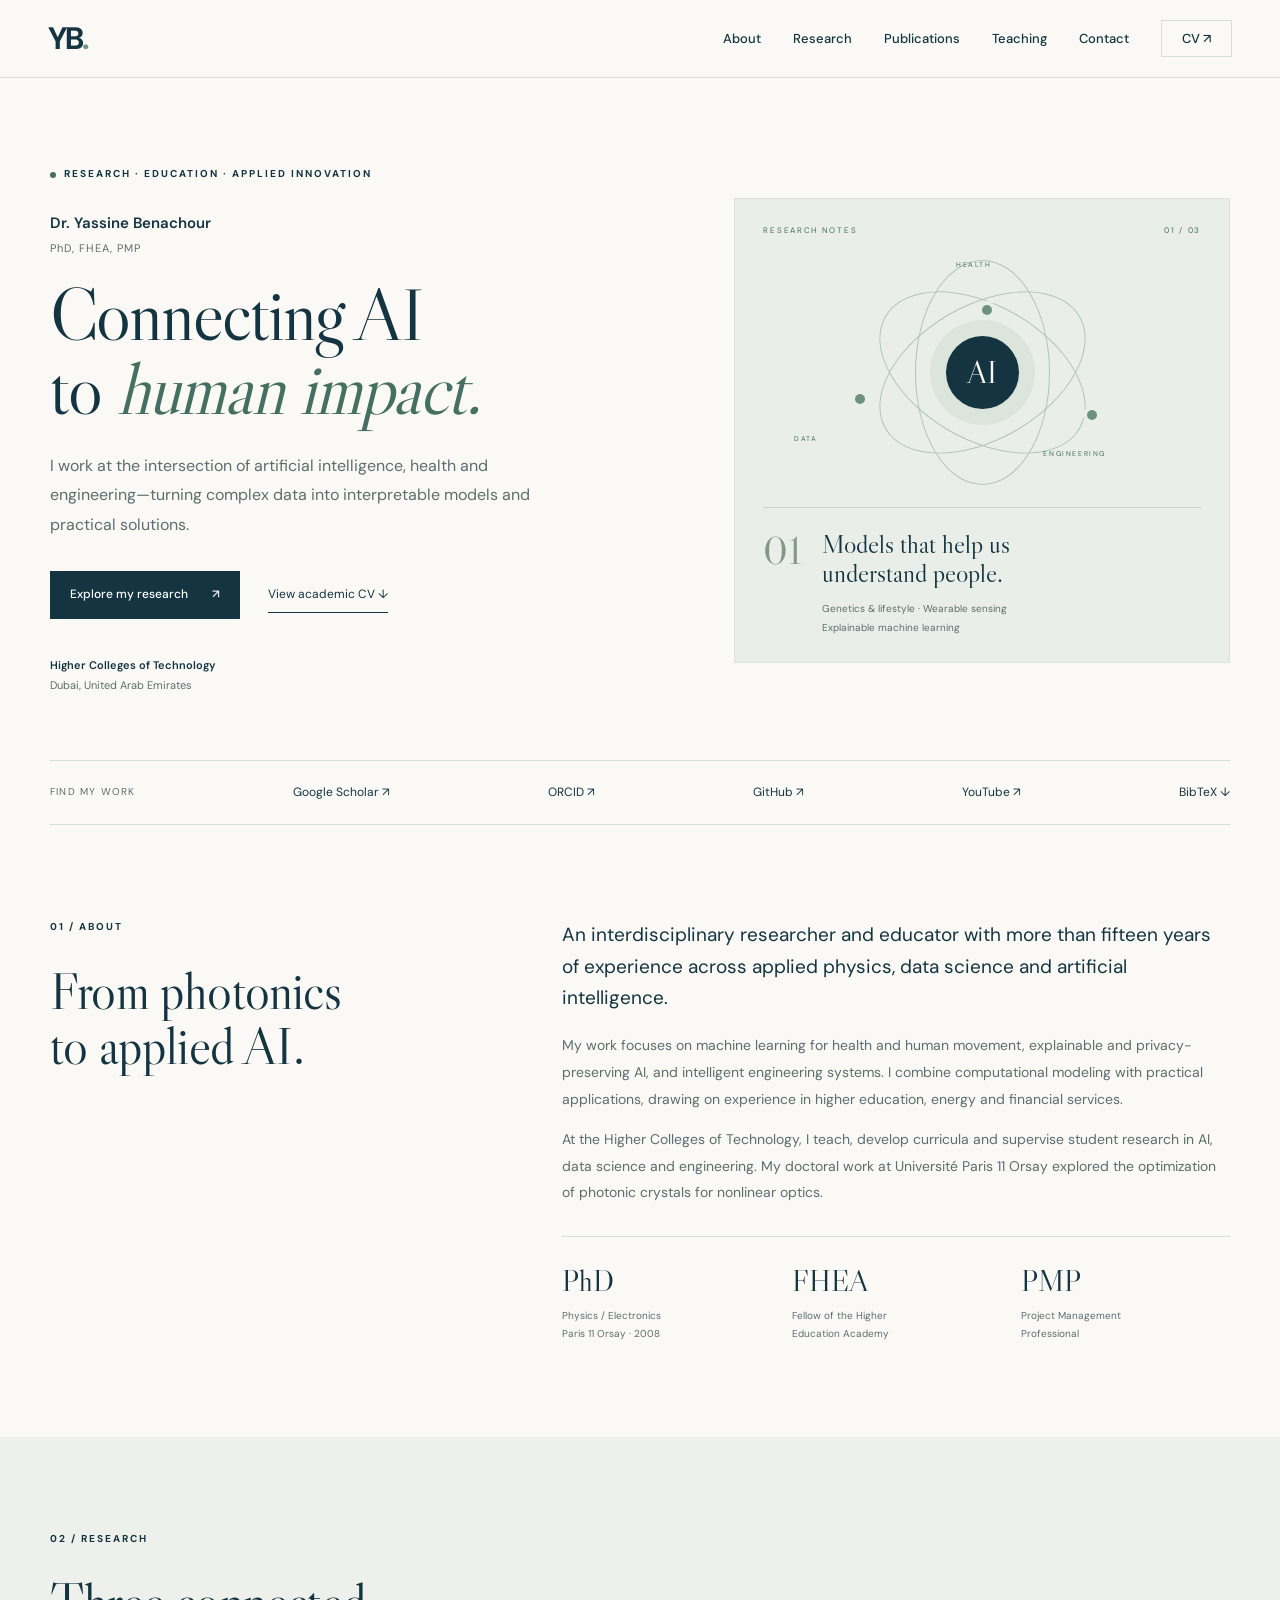
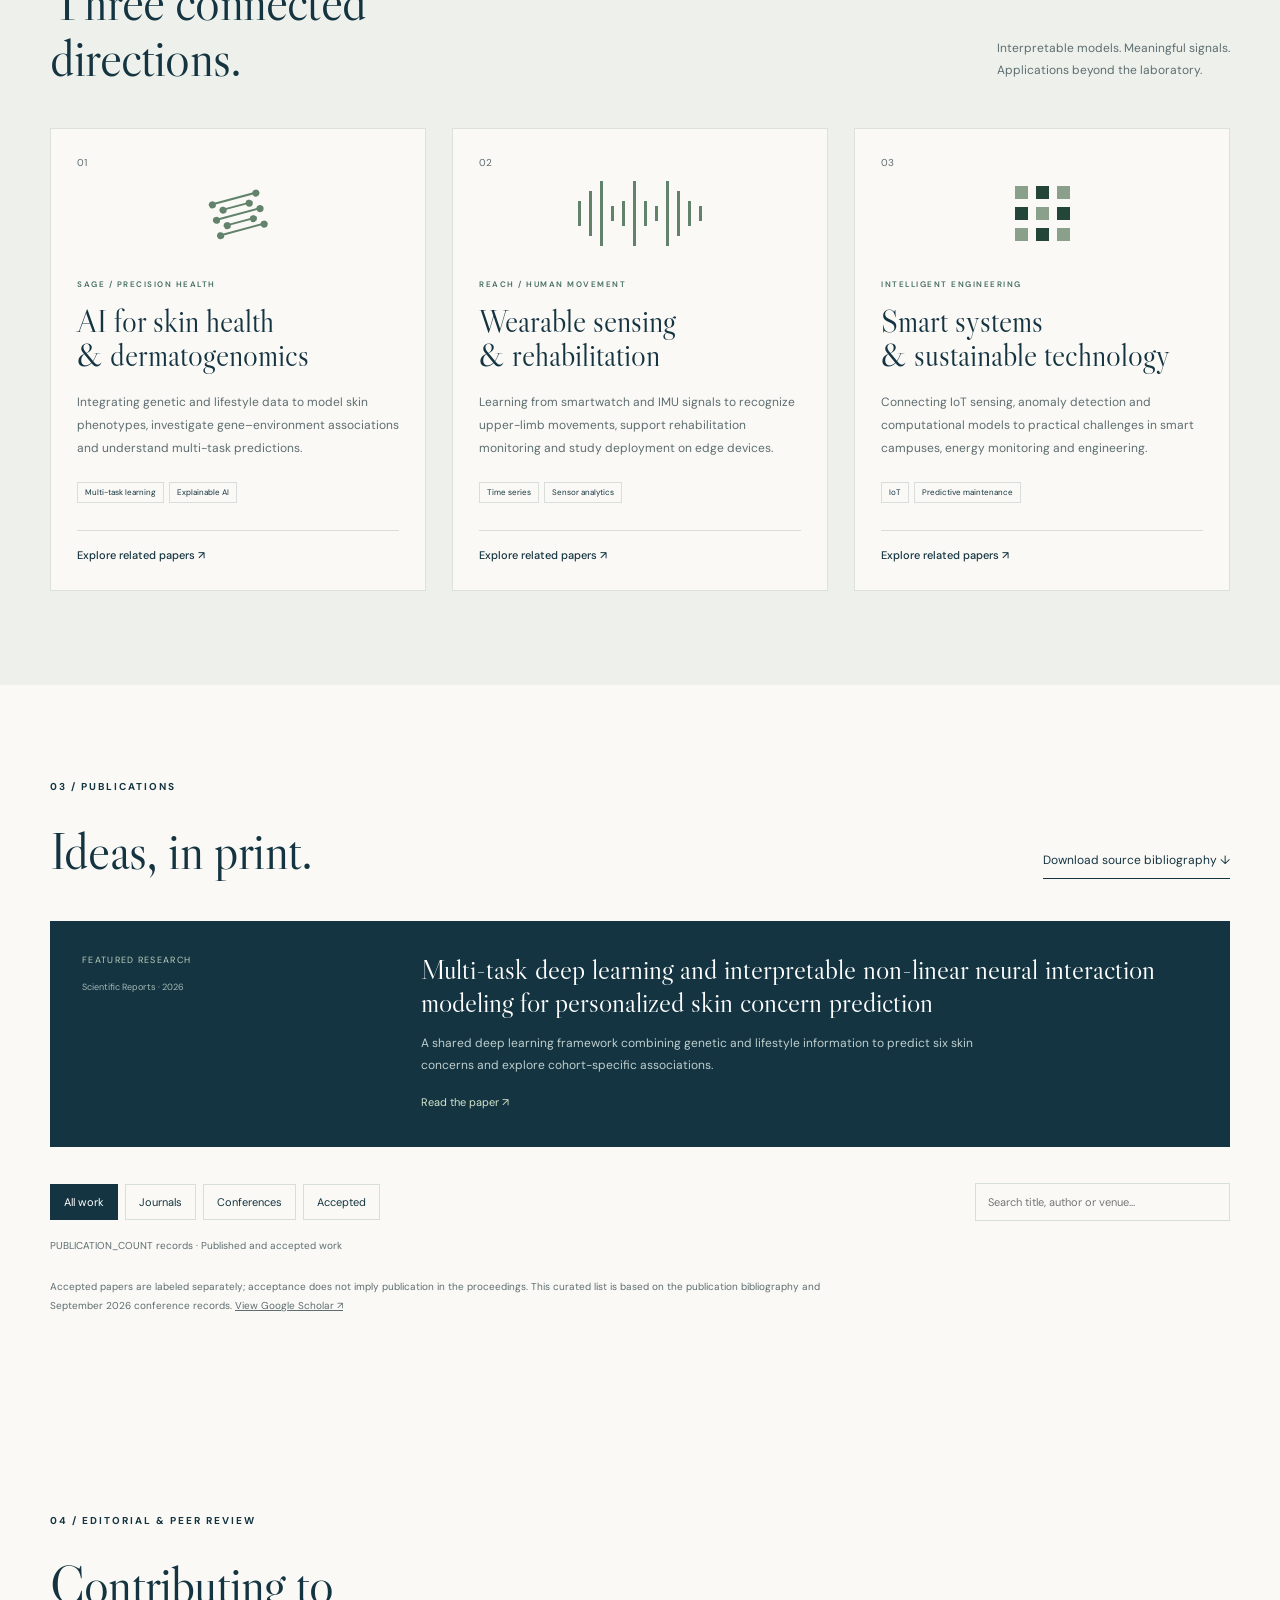
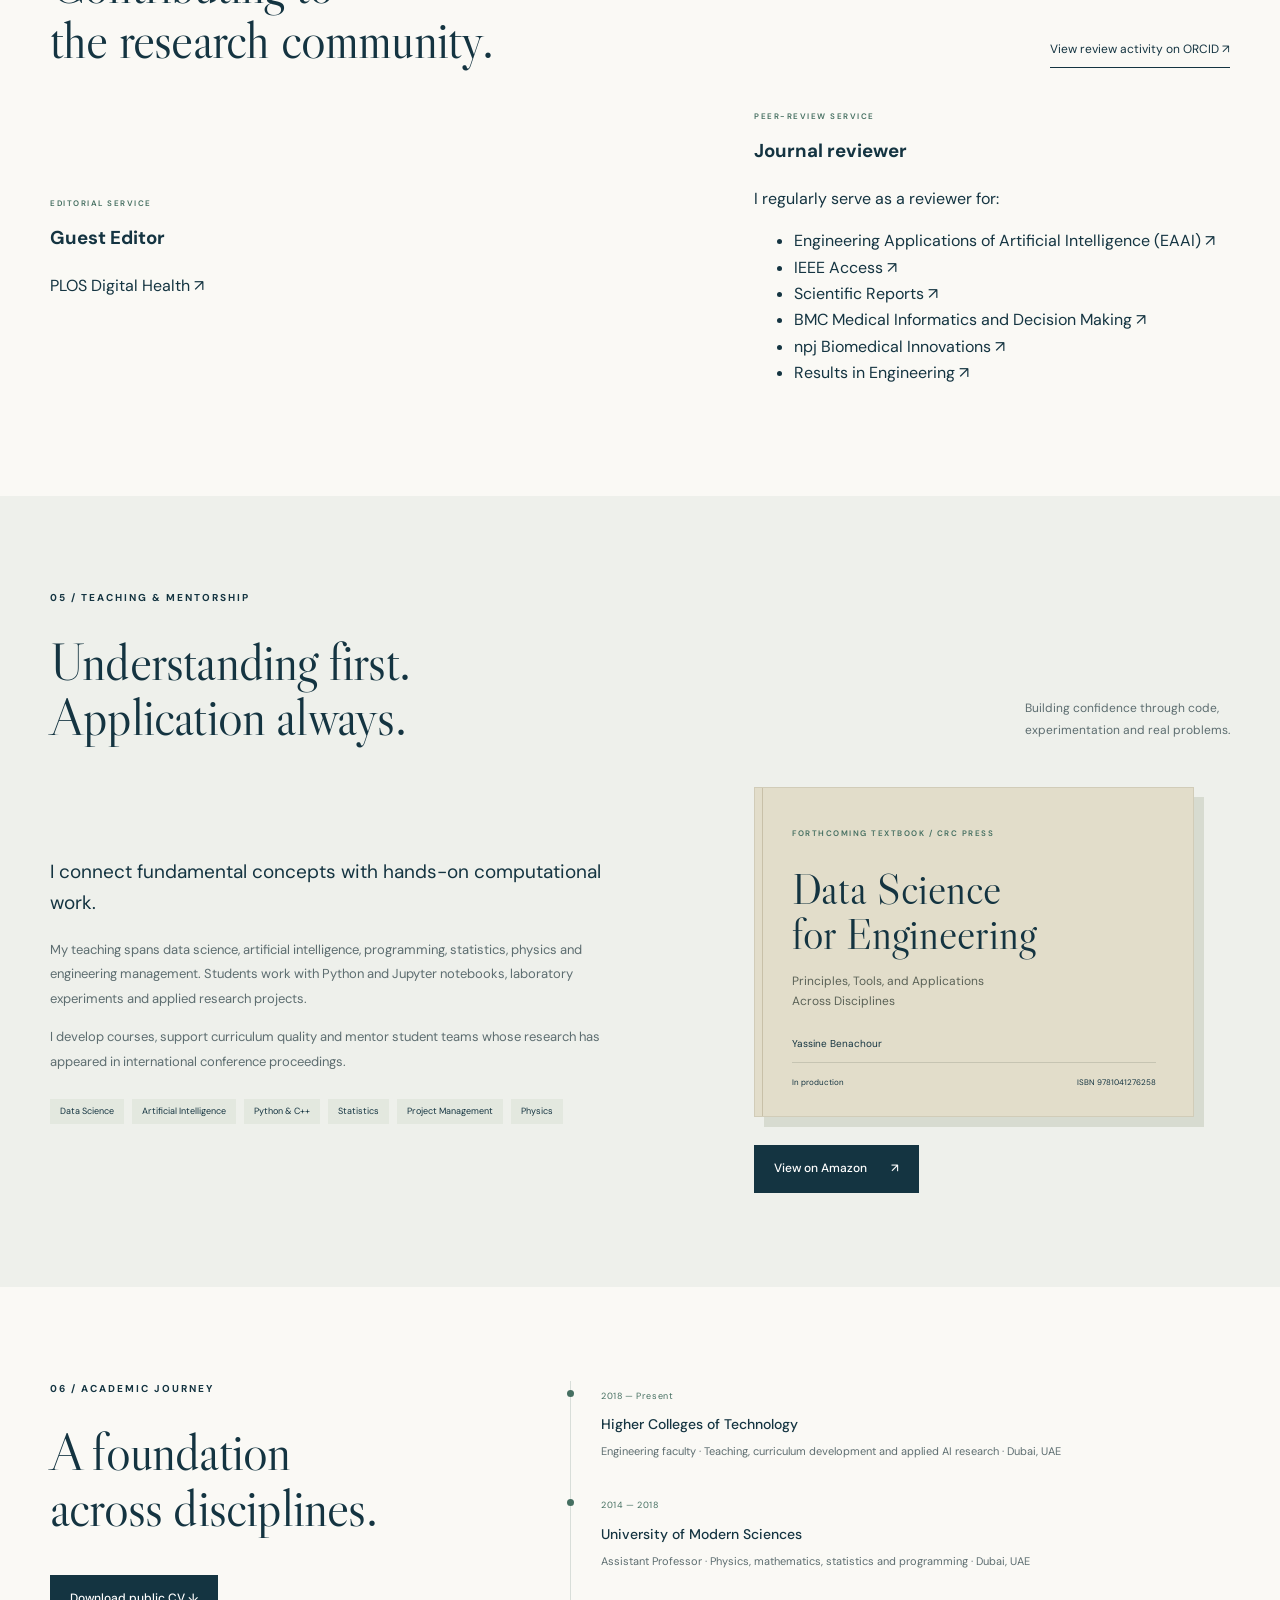
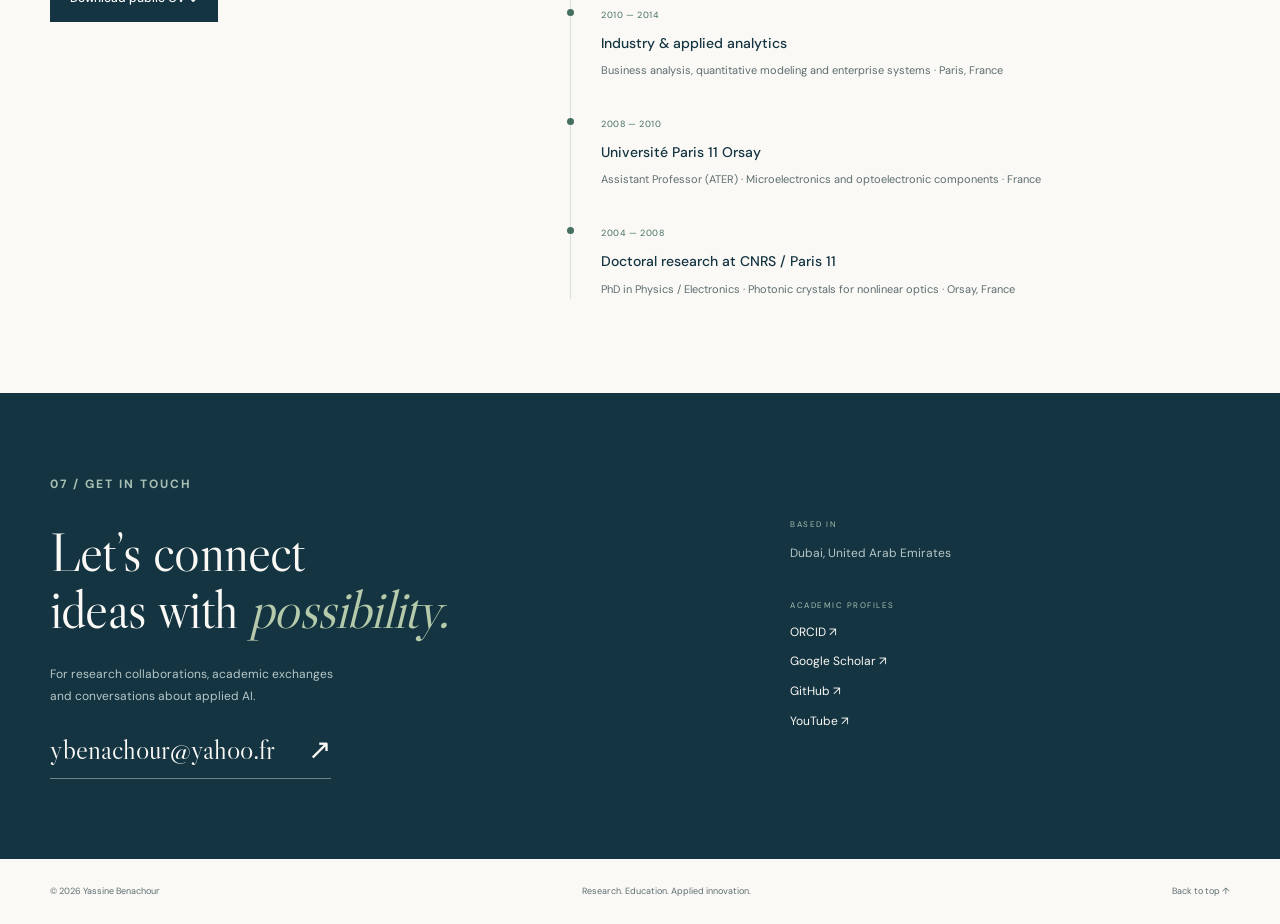
<file: template.html>
<!doctype html>
<html lang="en">
<head>
<meta charset="utf-8"><meta name="viewport" content="width=device-width, initial-scale=1">
<title>Dr. Yassine Benachour | Applied AI & Data Science</title>
<meta name="description" content="Yassine Benachour's research, publications and academic CV. Applied artificial intelligence, precision skin health, wearable rehabilitation and smart engineering systems.">
<meta name="theme-color" content="#133441">
<meta property="og:title" content="Dr. Yassine Benachour — Applied AI & Data Science"><meta property="og:description" content="Research at the intersection of artificial intelligence, health and engineering."><meta property="og:type" content="website">
<link rel="icon" href="favicon.svg" type="image/svg+xml"><link rel="stylesheet" href="styles.css">
<script src="script.js" defer></script>
</head>
<body>
<a class="skip" href="#main">Skip to content</a>
<header class="header"><a class="brand" href="#home" aria-label="Yassine Benachour home">YB<span class="brand-dot">.</span></a><button class="menu-toggle" aria-expanded="false" aria-controls="navigation">Menu <span aria-hidden="true">☰</span></button><nav id="navigation" aria-label="Main navigation"><a href="#about">About</a><a href="#research">Research</a><a href="#publications">Publications</a><a href="#teaching">Teaching</a><a href="#contact">Contact</a><a class="nav-cv" href="Yassine_Benachour_CV.pdf" target="_blank" rel="noopener">CV <span aria-hidden="true">↗</span></a></nav></header>
<main id="main">
<section class="hero wrap" id="home"><div class="hero-copy"><p class="eyebrow"><span></span> Research · Education · Applied innovation</p><p class="intro">Dr. Yassine Benachour <span>PhD, FHEA, PMP</span></p><h1>Connecting AI<br>to <em>human impact.</em></h1><p class="hero-description">I work at the intersection of artificial intelligence, health and engineering—turning complex data into interpretable models and practical solutions.</p><div class="hero-actions"><a class="button" href="#research">Explore my research <span aria-hidden="true">↗</span></a><a class="text-link" href="Yassine_Benachour_CV.pdf" target="_blank" rel="noopener">View academic CV <span aria-hidden="true">↓</span></a></div><p class="affiliation">Higher Colleges of Technology <span>Dubai, United Arab Emirates</span></p></div><aside class="research-note" aria-label="Research focus"><div class="note-top"><span>RESEARCH NOTES</span><span>01 / 03</span></div><div class="orbital" aria-hidden="true"><div class="orbit orbit-one"></div><div class="orbit orbit-two"></div><div class="orbit orbit-three"></div><div class="core">AI</div><span class="satellite sat-one"></span><span class="satellite sat-two"></span><span class="satellite sat-three"></span><span class="orbit-label label-health">HEALTH</span><span class="orbit-label label-data">DATA</span><span class="orbit-label label-engineering">ENGINEERING</span></div><div class="note-bottom"><span class="note-number">01</span><div><h2>Models that help us<br>understand people.</h2><p>Genetics & lifestyle · Wearable sensing<br>Explainable machine learning</p></div></div></aside></section>
<div class="profile-links wrap" aria-label="Academic profiles"><span>Find my work</span><a href="https://scholar.google.com/citations?user=nbWX6e0AAAAJ" target="_blank" rel="noopener noreferrer">Google Scholar ↗</a><a href="https://orcid.org/0000-0003-3141-0830" target="_blank" rel="noopener noreferrer">ORCID ↗</a><a href="https://github.com/ybenachour" target="_blank" rel="noopener noreferrer">GitHub ↗</a><a href="https://www.youtube.com/@datascienceengineered" target="_blank" rel="noopener noreferrer">YouTube ↗</a><a href="publications.bib" download>BibTeX ↓</a></div>
<section class="section wrap about" id="about"><div><p class="eyebrow">01 / About</p><h2>From photonics<br>to applied AI.</h2></div><div class="about-body"><p class="lead">An interdisciplinary researcher and educator with more than fifteen years of experience across applied physics, data science and artificial intelligence.</p><p>My work focuses on machine learning for health and human movement, explainable and privacy-preserving AI, and intelligent engineering systems. I combine computational modeling with practical applications, drawing on experience in higher education, energy and financial services.</p><p>At the Higher Colleges of Technology, I teach, develop curricula and supervise student research in AI, data science and engineering. My doctoral work at Université Paris 11 Orsay explored the optimization of photonic crystals for nonlinear optics.</p><div class="credentials"><div><strong>PhD</strong><span>Physics / Electronics<br>Paris 11 Orsay · 2008</span></div><div><strong>FHEA</strong><span>Fellow of the Higher<br>Education Academy</span></div><div><strong>PMP</strong><span>Project Management<br>Professional</span></div></div></div></section>
<section class="research-section" id="research"><div class="wrap section"><div class="section-heading"><div><p class="eyebrow">02 / Research</p><h2>Three connected<br>directions.</h2></div><p>Interpretable models. Meaningful signals.<br>Applications beyond the laboratory.</p></div><div class="research-grid"><article class="research-card"><span class="card-number">01</span><div class="mini-visual gene" aria-hidden="true"><i></i><i></i><i></i><i></i><i></i></div><p class="small-label">SAGE / Precision health</p><h3>AI for skin health<br>& dermatogenomics</h3><p>Integrating genetic and lifestyle data to model skin phenotypes, investigate gene–environment associations and understand multi-task predictions.</p><div class="tags"><span>Multi-task learning</span><span>Explainable AI</span></div><a href="#publications" class="research-filter" data-query="skin">Explore related papers ↗</a></article><article class="research-card"><span class="card-number">02</span><div class="mini-visual waveform" aria-hidden="true"><i></i><i></i><i></i><i></i><i></i><i></i><i></i><i></i><i></i><i></i><i></i><i></i></div><p class="small-label">REACH / Human movement</p><h3>Wearable sensing<br>& rehabilitation</h3><p>Learning from smartwatch and IMU signals to recognize upper-limb movements, support rehabilitation monitoring and study deployment on edge devices.</p><div class="tags"><span>Time series</span><span>Sensor analytics</span></div><a href="#publications" class="research-filter" data-query="rehabilitation">Explore related papers ↗</a></article><article class="research-card"><span class="card-number">03</span><div class="mini-visual matrix" aria-hidden="true"><i></i><i></i><i></i><i></i><i></i><i></i><i></i><i></i><i></i></div><p class="small-label">Intelligent engineering</p><h3>Smart systems<br>& sustainable technology</h3><p>Connecting IoT sensing, anomaly detection and computational models to practical challenges in smart campuses, energy monitoring and engineering.</p><div class="tags"><span>IoT</span><span>Predictive maintenance</span></div><a href="#publications" class="research-filter" data-query="solar">Explore related papers ↗</a></article></div></div></section>
<section class="section wrap" id="publications"><div class="section-heading"><div><p class="eyebrow">03 / Publications</p><h2>Ideas, in print.</h2></div><a class="text-link" href="publications.bib" download>Download source bibliography ↓</a></div><div class="featured-paper"><div class="featured-label">Featured research<span>Scientific Reports · 2026</span></div><div><h3>Multi-task deep learning and interpretable non-linear neural interaction modeling for personalized skin concern prediction</h3><p>A shared deep learning framework combining genetic and lifestyle information to predict six skin concerns and explore cohort-specific associations.</p><a href="https://doi.org/10.1038/s41598-026-64005-w" target="_blank" rel="noopener noreferrer">Read the paper ↗</a></div></div><div class="publication-tools"><div class="filters" role="group" aria-label="Filter publications"><button class="active" data-filter="All" aria-pressed="true">All work</button><button data-filter="Journal" aria-pressed="false">Journals</button><button data-filter="Conference" aria-pressed="false">Conferences</button><button data-filter="Accepted" aria-pressed="false">Accepted</button></div><label class="search"><span class="sr-only">Search publications</span><input type="search" id="publication-search" placeholder="Search title, author or venue…"></label></div><p id="result-count" class="result-count" aria-live="polite">PUBLICATION_COUNT records · Published and accepted work</p><div id="publication-list"><!-- PUBLICATIONS --></div><p id="no-results" hidden>No papers match your search. Try another keyword or select “All work”.</p><p class="publication-footnote">Accepted papers are labeled separately; acceptance does not imply publication in the proceedings. This curated list is based on the publication bibliography and September 2026 conference records. <a href="https://scholar.google.com/citations?user=nbWX6e0AAAAJ" target="_blank" rel="noopener noreferrer">View Google Scholar ↗</a></p></section>
<section class="section wrap" id="service"><div class="section-heading"><div><p class="eyebrow">04 / Editorial &amp; peer review</p><h2>Contributing to<br>the research community.</h2></div><a class="text-link" href="https://orcid.org/0000-0003-3141-0830" target="_blank" rel="noopener noreferrer">View review activity on ORCID ↗</a></div><div class="teaching-grid"><article><p class="small-label">Editorial service</p><h3>Guest Editor</h3><p><a href="https://journals.plos.org/digitalhealth/" target="_blank" rel="noopener noreferrer">PLOS Digital Health <span aria-hidden="true">↗</span></a></p></article><article><p class="small-label">Peer-review service</p><h3>Journal reviewer</h3><p>I regularly serve as a reviewer for:</p><ul><li><a href="https://www.sciencedirect.com/journal/engineering-applications-of-artificial-intelligence" target="_blank" rel="noopener noreferrer">Engineering Applications of Artificial Intelligence (EAAI) <span aria-hidden="true">↗</span></a></li><li><a href="https://ieeeaccess.ieee.org/" target="_blank" rel="noopener noreferrer">IEEE Access <span aria-hidden="true">↗</span></a></li><li><a href="https://www.nature.com/srep/" target="_blank" rel="noopener noreferrer">Scientific Reports <span aria-hidden="true">↗</span></a></li><li><a href="https://link.springer.com/journal/12911" target="_blank" rel="noopener noreferrer">BMC Medical Informatics and Decision Making <span aria-hidden="true">↗</span></a></li><li><a href="https://www.nature.com/npjbiomedinnov/" target="_blank" rel="noopener noreferrer">npj Biomedical Innovations <span aria-hidden="true">↗</span></a></li><li><a href="https://www.sciencedirect.com/journal/results-in-engineering" target="_blank" rel="noopener noreferrer">Results in Engineering <span aria-hidden="true">↗</span></a></li></ul></article></div></section>
<section class="teaching-section" id="teaching"><div class="section wrap"><div class="section-heading"><div><p class="eyebrow">05 / Teaching & mentorship</p><h2>Understanding first.<br>Application always.</h2></div><p>Building confidence through code,<br>experimentation and real problems.</p></div><div class="teaching-grid"><div><p class="lead">I connect fundamental concepts with hands-on computational work.</p><p>My teaching spans data science, artificial intelligence, programming, statistics, physics and engineering management. Students work with Python and Jupyter notebooks, laboratory experiments and applied research projects.</p><p>I develop courses, support curriculum quality and mentor student teams whose research has appeared in international conference proceedings.</p><div class="course-tags"><span>Data Science</span><span>Artificial Intelligence</span><span>Python & C++</span><span>Statistics</span><span>Project Management</span><span>Physics</span></div></div><aside class="textbook-feature"><a class="book-feature book-cover-link" href="https://www.amazon.com/dp/1041276257?lv=shuf&amp;channelId=500&amp;plpRedirect=mhFallback" target="_blank" rel="noopener noreferrer" aria-label="View Data Science for Engineering on Amazon (opens in a new tab)"><div class="book-spine" aria-hidden="true"></div><p class="small-label">Forthcoming textbook / CRC Press</p><h3>Data Science<br>for Engineering</h3><p class="book-subtitle">Principles, Tools, and Applications<br>Across Disciplines</p><p class="book-author">Yassine Benachour</p><div class="book-meta"><span>In production</span><span>ISBN 9781041276258</span></div></a><a class="button book-amazon-link" href="https://www.amazon.com/dp/1041276257?lv=shuf&amp;channelId=500&amp;plpRedirect=mhFallback" target="_blank" rel="noopener noreferrer">View on Amazon <span aria-hidden="true">↗</span></a></aside></div></div></section>
<section class="section wrap experience" id="cv"><div><p class="eyebrow">06 / Academic journey</p><h2>A foundation<br>across disciplines.</h2><a class="button" href="Yassine_Benachour_CV.pdf" download>Download public CV ↓</a></div><div class="timeline"><article><span>2018 — Present</span><h3>Higher Colleges of Technology</h3><p>Engineering faculty · Teaching, curriculum development and applied AI research · Dubai, UAE</p></article><article><span>2014 — 2018</span><h3>University of Modern Sciences</h3><p>Assistant Professor · Physics, mathematics, statistics and programming · Dubai, UAE</p></article><article><span>2010 — 2014</span><h3>Industry & applied analytics</h3><p>Business analysis, quantitative modeling and enterprise systems · Paris, France</p></article><article><span>2008 — 2010</span><h3>Université Paris 11 Orsay</h3><p>Assistant Professor (ATER) · Microelectronics and optoelectronic components · France</p></article><article><span>2004 — 2008</span><h3>Doctoral research at CNRS / Paris 11</h3><p>PhD in Physics / Electronics · Photonic crystals for nonlinear optics · Orsay, France</p></article></div></section>
<section class="contact-section" id="contact"><div class="wrap contact-inner"><div><p class="eyebrow">07 / Get in touch</p><h2>Let’s connect<br>ideas with <em>possibility.</em></h2><p>For research collaborations, academic exchanges<br>and conversations about applied AI.</p><a class="contact-email" href="mailto:ybenachour@yahoo.fr">ybenachour@yahoo.fr <span aria-hidden="true">↗</span></a></div><div class="contact-details"><span>BASED IN</span><p>Dubai, United Arab Emirates</p><span>ACADEMIC PROFILES</span><a href="https://orcid.org/0000-0003-3141-0830" target="_blank" rel="noopener noreferrer">ORCID ↗</a><a href="https://scholar.google.com/citations?user=nbWX6e0AAAAJ" target="_blank" rel="noopener noreferrer">Google Scholar ↗</a><a href="https://github.com/ybenachour" target="_blank" rel="noopener noreferrer">GitHub ↗</a><a href="https://www.youtube.com/@datascienceengineered" target="_blank" rel="noopener noreferrer">YouTube ↗</a></div></div></section>
</main><footer class="wrap footer"><p>© <span id="year">2026</span> Yassine Benachour</p><p>Research. Education. Applied innovation.</p><a href="#home">Back to top ↑</a></footer>
</body></html>
</file>
<file: styles.css>
@import url('https://fonts.googleapis.com/css2?family=DM+Sans:wght@400;500;600;700&family=Libre+Caslon+Display&display=swap');
:root{--paper:#faf9f5;--ink:#143441;--muted:#5d6d70;--line:#d8ded9;--green:#456f61;--light:#eef1eb;--serif:'Libre Caslon Display',Georgia,serif;--sans:'DM Sans',Arial,sans-serif}*{box-sizing:border-box}html{scroll-behavior:smooth;scroll-padding-top:90px}body{margin:0;background:var(--paper);color:var(--ink);font:16px/1.65 var(--sans)}a{color:inherit;text-decoration:none}a:hover{color:var(--green)}button,input{font:inherit}button,a,input{touch-action:manipulation}button{cursor:pointer}button:focus-visible,a:focus-visible,input:focus-visible{outline:3px solid #bd773b;outline-offset:5px}.wrap{width:min(1180px,calc(100% - 96px));margin-inline:auto}.header{padding:20px 48px;display:flex;justify-content:space-between;align-items:center;border-bottom:1px solid var(--line);background:rgba(250,249,245,.97);position:sticky;top:0;z-index:10}.brand{font:700 31px/1 var(--sans);letter-spacing:-2px}.brand-dot{color:#729181}.header nav{display:flex;align-items:center;gap:32px;font-size:13px;font-weight:500}.nav-cv{border:1px solid var(--line);padding:7px 20px}.menu-toggle{display:none}.hero{display:grid;grid-template-columns:1.25fr 1fr;gap:65px;padding-block:88px 65px;align-items:center}.eyebrow{text-transform:uppercase;letter-spacing:2px;font-size:10px;font-weight:700;display:flex;align-items:center;gap:8px;margin:0 0 28px}.eyebrow>span{display:inline-block;width:6px;height:6px;border-radius:50%;background:var(--green)}.intro{font-size:15px;font-weight:600;margin-bottom:20px}.intro span{display:block;font-size:11px;font-weight:400;color:var(--muted);letter-spacing:1px;margin-top:3px}h1,h2,h3,p{margin-top:0}h1{font:normal clamp(54px,5.7vw,84px)/1.02 var(--serif);letter-spacing:-2px;margin-bottom:25px}em{font-weight:normal;color:var(--green)}.hero-description{font-size:16px;color:var(--muted);max-width:510px;line-height:1.85}.hero-actions{display:flex;align-items:center;gap:28px;margin-top:32px}.button{display:inline-flex;align-items:center;justify-content:center;gap:24px;background:var(--ink);color:white;padding:14px 20px;font-size:12px;font-weight:500}.button:hover{background:var(--green);color:white}.text-link{font-size:12px;border-bottom:1px solid var(--ink);padding-block:7px}.affiliation{margin:37px 0 0;font-size:11px;font-weight:600}.affiliation span{display:block;font-size:11px;font-weight:400;color:var(--muted);margin-top:2px}.research-note{background:#e9eee8;min-height:455px;position:relative;border:1px solid #dce3db;padding:25px 28px}.note-top{display:flex;justify-content:space-between;font-size:8px;letter-spacing:1.7px;color:var(--green)}.orbital{height:270px;position:relative;width:100%;display:flex;align-items:center;justify-content:center;overflow:hidden}.orbit{position:absolute;border:1px solid #b2c4b8;border-radius:50%;width:225px;height:135px;transform:rotate(-30deg)}.orbit-two{transform:rotate(30deg)}.orbit-three{transform:rotate(90deg)}.core{width:73px;height:73px;display:grid;place-items:center;border-radius:50%;background:var(--ink);color:var(--paper);font:31px var(--serif);box-shadow:0 0 0 16px #dce5db}.satellite{position:absolute;background:#6d927c;border:4px solid #e9eee8;width:18px;height:18px;border-radius:50%;top:64px;left:49%}.sat-two{top:153px;left:20%}.sat-three{top:169px;left:73%}.orbit-label{position:absolute;font-size:7px;letter-spacing:1.6px;color:var(--green)}.label-health{top:22px;left:44%}.label-data{top:196px;left:7%}.label-engineering{top:211px;left:64%}.note-bottom{border-top:1px solid #c9d5c8;display:flex;gap:20px;padding-top:22px}.note-number{font:40px/1 var(--serif);color:#829989}.note-bottom h2{font:26px/1.08 var(--serif);margin-bottom:12px}.note-bottom p{font-size:10px;color:var(--muted);margin-bottom:0;line-height:1.9}.profile-links{display:flex;align-items:center;justify-content:space-between;border-top:1px solid var(--line);border-bottom:1px solid var(--line);padding-block:22px;font-size:12px}.profile-links>span{font-size:10px;color:var(--muted);text-transform:uppercase;letter-spacing:1.2px}.section{padding-block:94px}.section h2{font:normal 52px/1.06 var(--serif);letter-spacing:-.8px;margin-bottom:25px}.about{display:grid;grid-template-columns:1fr 1.6fr;gap:95px}.about-body>p{font-size:14px;color:var(--muted);line-height:1.9}.about-body .lead,.lead{font-size:19px;line-height:1.65;color:var(--ink)}.credentials{display:grid;grid-template-columns:repeat(3,1fr);border-top:1px solid var(--line);margin-top:30px;padding-top:25px;gap:20px}.credentials strong{font:30px var(--serif);display:block;margin-bottom:8px}.credentials span{font-size:10px;color:var(--muted);line-height:1.8;display:block}.research-section{background:var(--light)}.section-heading{display:flex;justify-content:space-between;align-items:flex-end;gap:35px;margin-bottom:42px}.section-heading h2{margin-bottom:0}.section-heading>p{color:var(--muted);font-size:12px;line-height:1.8;margin-bottom:4px}.research-grid{display:grid;grid-template-columns:repeat(3,1fr);gap:26px}.research-card{background:var(--paper);padding:26px;position:relative;border:1px solid #dce1da;display:flex;flex-direction:column}.card-number{font-size:10px;color:var(--muted)}.mini-visual{height:85px;display:flex;align-items:center;justify-content:center;gap:8px;margin-bottom:22px}.mini-visual i{display:block;background:#63826b}.gene{flex-direction:column;gap:6px;transform:rotate(-15deg)}.gene i{width:52px;height:2px;position:relative}.gene i:before,.gene i:after{content:'';width:7px;height:7px;border-radius:50%;background:#63826b;position:absolute;left:0;top:-2px}.gene i:after{left:auto;right:0}.gene i:nth-child(2),.gene i:nth-child(4){width:34px}.waveform i{width:3px;height:25px}.waveform i:nth-child(2n){height:45px}.waveform i:nth-child(3n){height:65px}.waveform i:nth-child(4n){height:15px}.matrix{display:grid;grid-template-columns:repeat(3,13px);grid-template-rows:repeat(3,13px);gap:8px;align-content:center}.matrix i{height:13px;width:13px;background:#8aa08a}.matrix i:nth-child(2n){background:#244638}.small-label{text-transform:uppercase;letter-spacing:1.5px;font-size:8px;font-weight:600;margin-bottom:13px;color:var(--green)}.research-card h3{font:31px/1.1 var(--serif);margin-bottom:19px}.research-card>p:not(.small-label){font-size:12px;color:var(--muted);line-height:1.9;flex:1}.tags{display:flex;gap:5px;flex-wrap:wrap;margin-block:10px 27px}.tags span{border:1px solid var(--line);font-size:8px;padding:3px 7px}.research-card>a{font-size:11px;font-weight:500;border-top:1px solid var(--line);padding-top:15px}.featured-paper{background:var(--ink);color:white;padding:32px;display:grid;grid-template-columns:1fr 2.6fr;gap:40px;margin-bottom:36px}.featured-label{font-size:9px;letter-spacing:1.3px;text-transform:uppercase;color:#b8d1bd}.featured-label span{display:block;color:#a5b9b6;font-size:9px;text-transform:none;letter-spacing:0;margin-top:12px}.featured-paper h3{font:28px/1.2 var(--serif);margin-bottom:13px}.featured-paper p{font-size:12px;line-height:1.8;color:#bfcfce;max-width:600px}.featured-paper a{font-size:11px;color:#d3e4c9}.publication-tools{display:flex;justify-content:space-between;gap:20px;align-items:center}.filters{display:flex;gap:7px;flex-wrap:wrap}.filters button{background:transparent;border:1px solid var(--line);color:var(--ink);font-size:11px;padding:8px 13px}.filters button.active{background:var(--ink);border-color:var(--ink);color:white}.search input{background:transparent;border:1px solid var(--line);border-radius:0;padding:9px 12px;font-size:11px;width:255px;max-width:100%;color:var(--ink)}.result-count{font-size:10px;color:var(--muted);margin-block:17px 5px}.publication{display:grid;grid-template-columns:85px 1fr;gap:17px;padding-block:26px;border-bottom:1px solid var(--line)}.publication[hidden]{display:none}.pub-year{font:25px var(--serif);padding-top:3px}.pub-year>span{display:block;font:9px var(--sans);color:var(--muted);margin-top:6px}.pub-status{font-size:8px;color:var(--green);text-transform:uppercase;letter-spacing:1px;margin-bottom:5px}.publication h3{font:23px/1.25 var(--serif);max-width:850px;margin-bottom:7px}.publication p{font-size:11px;color:var(--muted);margin-bottom:4px;line-height:1.7}.publication .venue{font-style:italic}.publication a,.awaiting{font-size:10px;display:inline-block;margin-top:7px}.awaiting{color:var(--muted)}.publication-footnote{font-size:10px;color:var(--muted);line-height:1.9;margin-top:23px;max-width:800px}.publication-footnote a{text-decoration:underline}.teaching-section{background:#eef0eb}.teaching-grid{display:grid;grid-template-columns:1.25fr 1fr;gap:110px;align-items:center}.teaching-grid>div>p:not(.lead){font-size:13px;line-height:1.9;color:var(--muted)}.course-tags{display:flex;gap:8px;flex-wrap:wrap;padding-top:12px}.course-tags span{padding:5px 10px;background:#e3e8df;font-size:9px}.book-feature{background:#e2ddca;padding:39px 37px 24px;position:relative;min-height:330px;box-shadow:10px 10px 0 #d7dbd0;border:1px solid #d1ccb8}.book-spine{position:absolute;left:7px;top:0;bottom:0;border-left:1px solid #c8c0a8}.book-feature .small-label{font-size:8px}.book-feature h3{font:43px/1.03 var(--serif);margin:27px 0 16px}.book-subtitle{font-size:12px;color:#5b6257}.book-author{font-size:10px;margin-top:24px}.book-meta{display:flex;justify-content:space-between;border-top:1px solid #c6c4b2;padding-top:13px;font-size:8px}.experience{display:grid;grid-template-columns:1fr 1.5fr;gap:80px}.experience .button{margin-top:14px}.timeline{border-left:1px solid var(--line);padding-left:30px}.timeline article{position:relative;padding-bottom:28px}.timeline article:last-child{padding-bottom:0}.timeline article:before{content:'';position:absolute;width:7px;height:7px;left:-34px;top:9px;background:var(--green);border-radius:50%}.timeline span{font-size:9px;letter-spacing:.6px;color:var(--green)}.timeline h3{font-size:14px;font-weight:500;margin:6px 0}.timeline p{font-size:11px;color:var(--muted);line-height:1.8;margin-bottom:0}.contact-section{background:var(--ink);color:var(--paper)}.contact-inner{display:grid;grid-template-columns:1.5fr 1fr;gap:80px;padding-block:80px}.contact-inner .eyebrow{color:#a7c0b3}.contact-inner h2{font:54px/1.05 var(--serif);letter-spacing:-.8px;margin-bottom:25px}.contact-inner em{color:#b4caaa}.contact-inner p{color:#b6c7c7;font-size:12px;line-height:1.9}.contact-email{font:28px var(--serif);display:inline-block;border-bottom:1px solid #6c8589;padding-block:12px}.contact-email:hover{color:#c3d5bb}.contact-email span{margin-left:27px}.contact-details{padding-top:45px;display:flex;flex-direction:column;align-items:flex-start}.contact-details>span{font-size:8px;color:#a7c0b3;letter-spacing:1.5px}.contact-details>p{margin:10px 0 35px}.contact-details>a{font-size:12px;margin-top:10px}.contact-details>a:hover{color:#b4caaa}.footer{display:flex;align-items:center;justify-content:space-between;padding-block:25px;font-size:9px;color:var(--muted);gap:15px}.footer p{margin:0}.skip{position:fixed;left:20px;top:-70px;background:white;padding:10px;z-index:30}.skip:focus{top:15px}.sr-only{position:absolute;width:1px;height:1px;padding:0;margin:-1px;overflow:hidden;clip:rect(0,0,0,0);white-space:nowrap;border:0}@media(min-width:1500px){.hero{padding-block:110px 85px}}@media(max-width:1000px){.wrap{width:calc(100% - 60px)}.header{padding:18px 30px}.header nav{gap:20px}.hero{gap:35px}.hero-actions{gap:17px}.research-note{padding:22px;min-height:430px}.about{gap:45px}.research-grid{gap:15px}.research-card{padding:21px}.research-card h3{font-size:27px}.teaching-grid{gap:55px}.experience{gap:40px}}@media(max-width:760px){html{scroll-padding-top:80px}.wrap{width:calc(100% - 40px)}.header{padding:17px 20px}.menu-toggle{display:block;background:none;border:1px solid var(--line);padding:5px 11px;font-size:11px;color:var(--ink)}.header nav{display:flex;gap:14px;flex-wrap:wrap;justify-content:flex-end;max-width:80%;font-size:10px}.js .header nav{display:none;position:absolute;top:66px;right:0;left:0;background:var(--paper);padding:25px;max-width:none;box-shadow:0 8px 12px #14344110}.js .header nav.open{display:flex}.hero{grid-template-columns:1fr;padding-block:50px 35px;gap:35px}h1{font-size:64px;letter-spacing:-1.5px}.hero-description{font-size:14px;max-width:550px}.research-note{min-height:390px;padding:22px 28px}.orbital{height:230px;max-width:350px;margin:auto}.note-bottom h2{font-size:27px}.hero-actions{gap:25px}.profile-links{flex-wrap:wrap;justify-content:flex-start;gap:17px 25px;font-size:10px}.profile-links>span{width:100%;font-size:9px}.section{padding-block:60px}.section h2{font-size:43px}.about{grid-template-columns:1fr;gap:18px}.about .eyebrow{margin-bottom:20px}.about-body .lead{font-size:18px}.section-heading{align-items:flex-start;flex-direction:column;gap:20px;margin-bottom:30px}.research-grid{grid-template-columns:1fr;gap:20px}.research-card{padding:26px}.mini-visual{position:absolute;right:30px;top:23px;width:90px;height:70px;margin:0}.research-card .small-label{margin-top:60px}.research-card h3{font-size:35px}.research-card>p:not(.small-label){font-size:13px}.featured-paper{grid-template-columns:1fr;gap:20px;padding:25px}.featured-label span{margin-top:6px}.featured-paper h3{font-size:27px}.publication-tools{align-items:stretch;flex-direction:column;gap:15px}.search input{width:100%;font-size:13px}.publication{grid-template-columns:53px 1fr;gap:10px}.publication h3{font-size:22px}.pub-year{font-size:23px}.publication p{font-size:10px}.teaching-grid,.experience{grid-template-columns:1fr;gap:35px}.book-feature{max-width:440px;min-height:350px;width:100%}.experience h2 br{display:none}.contact-inner{grid-template-columns:1fr;gap:25px;padding-block:60px}.contact-inner h2{font-size:48px}.contact-details{padding-top:12px}.contact-email{font-size:26px}.contact-email span{margin-left:10px}.footer{flex-wrap:wrap}.footer p:nth-child(2){display:none}}@media(prefers-reduced-motion:reduce){html{scroll-behavior:auto}}@media print{.header,.hero,.profile-links,.research-section,.teaching-section,.contact-section,.footer,.publication-tools,.research-note,.about,.experience,.featured-paper,.publication-footnote,.result-count{display:none}.section{padding:0}.wrap{width:100%}.publication{break-inside:avoid}.publication[hidden]{display:grid}.section-heading .text-link{display:none}}

/* Clickable textbook cover and retailer link. */
.textbook-feature{width:100%;max-width:440px}.book-cover-link{display:block;color:var(--ink);transition:box-shadow .2s ease}.book-cover-link:hover{color:var(--ink);box-shadow:13px 13px 0 #c7d0c0}.book-amazon-link{margin-top:28px}@media(prefers-reduced-motion:reduce){.book-cover-link{transition:none}}
</file>
